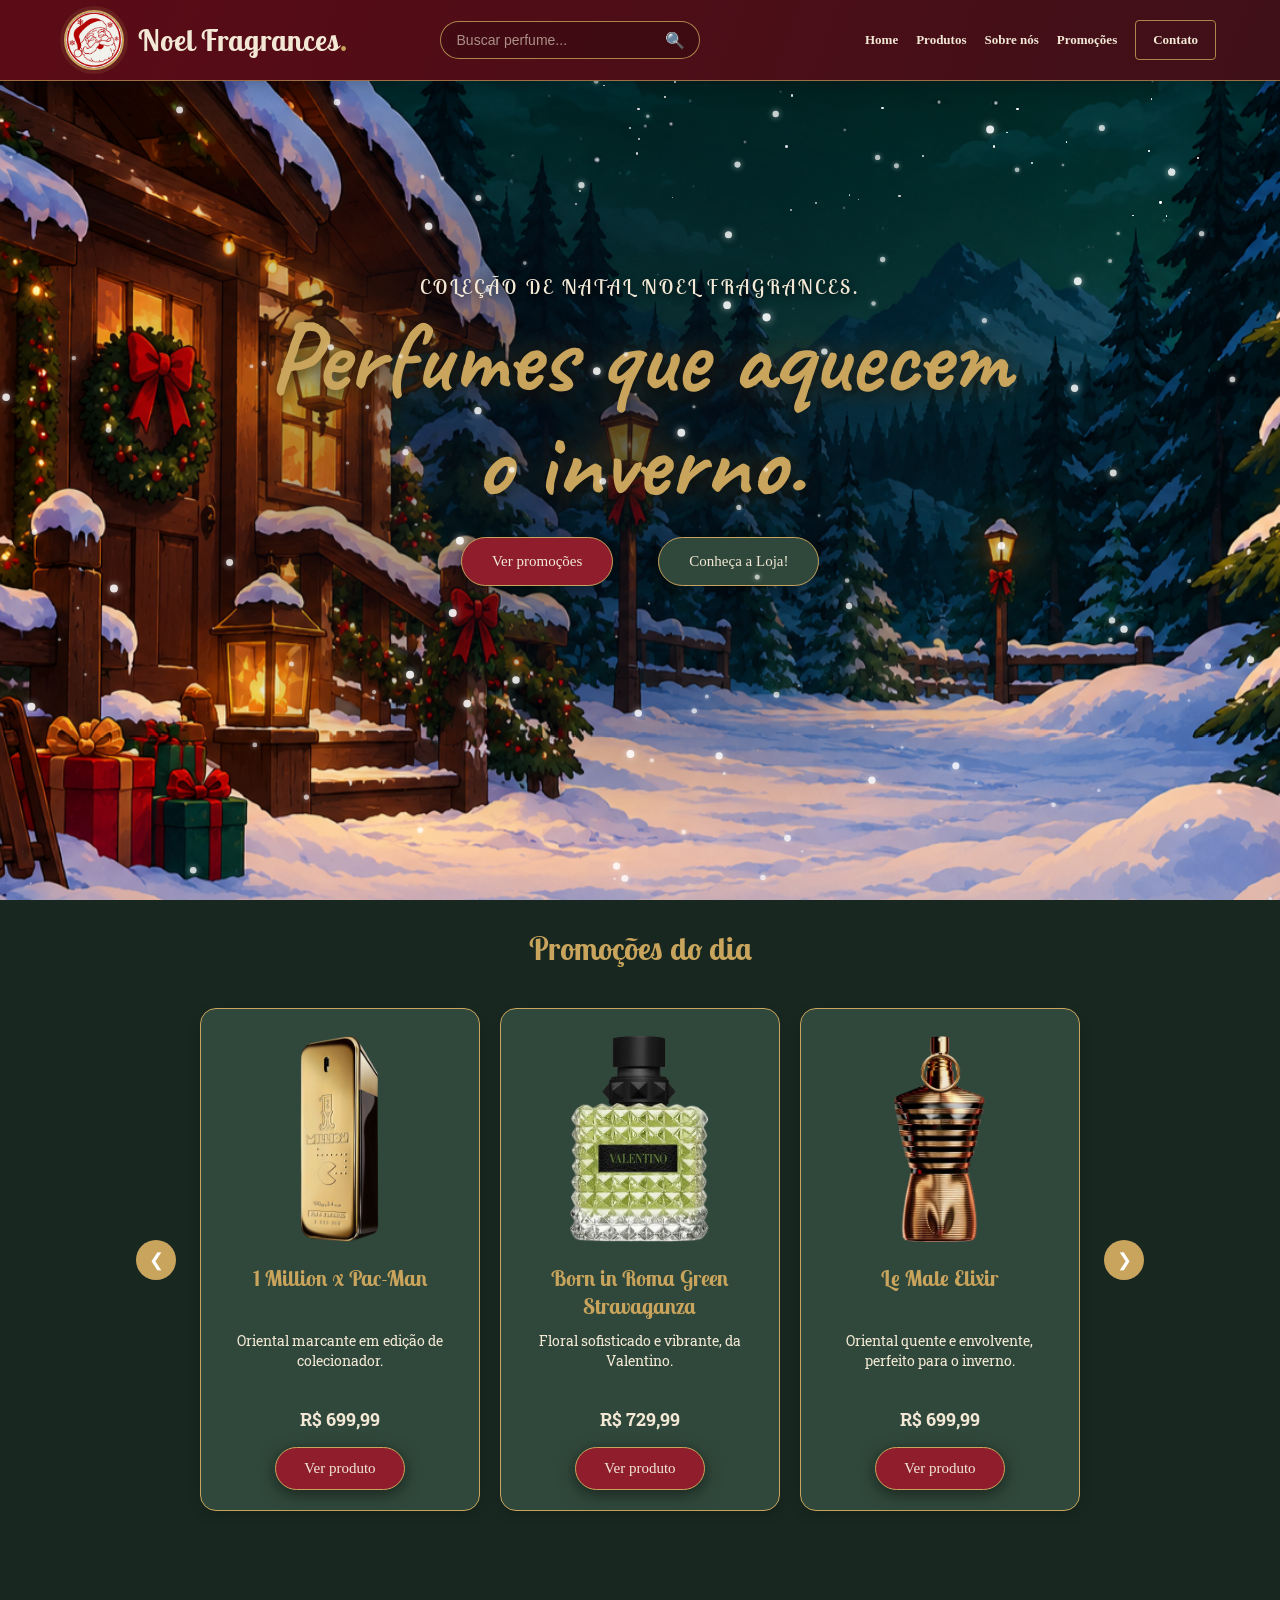
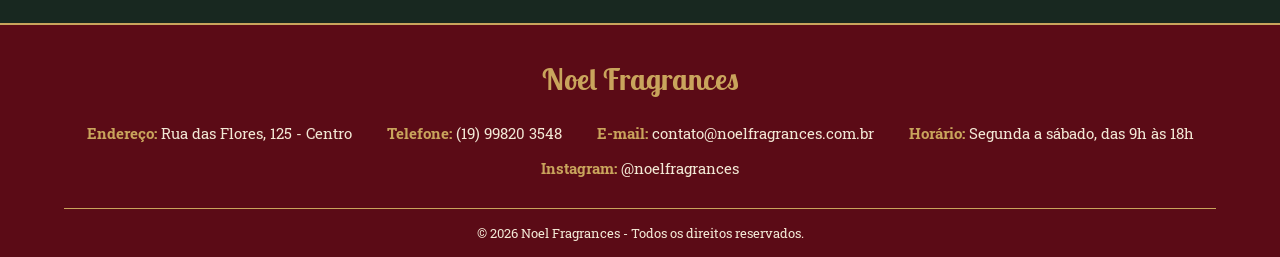
<file: index.html>
<!DOCTYPE html>
<html lang="pt-BR">

<head>
    <meta charset="UTF-8">
    <meta name="viewport" content="width=device-width, initial-scale=1.0">
    <meta name="description"
        content="Noel Fragrances: perfumes que aquecem o inverno. Confira a coleção de Natal e as promoções do dia.">
    <title>Noel Fragrances</title>
    <!-- Links do css e de fontes do Google. -->
    <link rel="stylesheet" href="style/style.css" href="style/style-responsivo.css">
    <link rel="preconnect" href="https://fonts.googleapis.com">
    <link rel="preconnect" href="https://fonts.gstatic.com" crossorigin>
    <link
        href="https://fonts.googleapis.com/css2?family=Lobster+Two:ital,wght@0,400;0,700;1,400;1,700&family=Mountains+of+Christmas:wght@400;700&display=swap"
        rel="stylesheet">
    <link rel="preconnect" href="https://fonts.googleapis.com">
    <link rel="preconnect" href="https://fonts.gstatic.com" crossorigin>
    <link href="https://fonts.googleapis.com/css2?family=Caveat:wght@400..700&family=Roboto+Slab&display=swap"
        rel="stylesheet">
    <link rel="preconnect" href="https://fonts.googleapis.com">
    <link rel="preconnect" href="https://fonts.gstatic.com" crossorigin>
    <link
        href="https://fonts.googleapis.com/css2?family=Roboto:ital,wght@0,100..900;1,100..900&family=Smooch+Sans:wght@100..900&display=swap"
        rel="stylesheet">
</head>

<body>
    <header class="navbar">
        <div class="logo-area">
            <a class="logo" href="index.html" aria-label="Noel Fragrances - página inicial">
                <img class="logo-img" src="imgs/Logo-loja.png" alt="Logo Noel Fragrances">
                <span>
                    <h1 class="h1-font">Noel Fragrances</h1>
                </span>
            </a>

        </div>

        <!-- area de busca-->
        <form class="busca" action="produtos.html" method="get" role="search">
            <input type="search" name="busca" placeholder="Buscar perfume..." aria-label="Buscar perfume"
                autocomplete="off">
            <button type="submit" aria-label="Pesquisar">&#128269;</button>
        </form>

        <!-- botão hambúrguer (aparece só em tela pequena) -->
        <button class="menu-toggle" id="menuToggle" type="button" aria-label="Abrir menu" aria-expanded="false"
            aria-controls="navLinks">
            <span></span><span></span><span></span>
        </button>
        <nav class="nav-links" id="navLinks" aria-label="Menu principal">
            <a href="index.html">Home</a>
            <a href="produtos.html">Produtos</a>
            <a href="sobrenos.html">Sobre nós</a>
            <a href="promocoes.html">Promoções</a>
            <a href="contato.html" class="cta-contato">Contato</a>
        </nav>
    </header>

    <!-- NEVE CAINDO (fica por cima de toda a página) -->
    <canvas id="neve" aria-hidden="true"></canvas>

    <!-- BANNER PARALLAX -->
    <section class="banner-principal" id="banner">
        <!-- camada 1: vila natalina (mais distante) -->
        <div class="layer vila" data-speed="0.22" data-depth="14"
            style="background-image: url('imgs/Banner/Hero-img.png');"></div>

        <!-- camada 2: estrelas no céu -->
        <div class="layer estrelas" id="estrelas" data-speed="0.16" data-depth="10"></div>

        <!-- camada 3: brilho quente -->
        <div class="layer brilho" data-speed="0.30" data-depth="18"></div>

        <!-- camada 4: texto do banner -->
        <div class="layer hero-texto" data-speed="0.38" data-depth="22">
            <p class="hero-sub">Coleção de Natal Noel Fragrances.</p>
            <h2 class="hero-titulo">Perfumes que aquecem <br> o inverno.</h2>
            <div class="btn-container">
                <a class="hero-btn" href="#promocoes">Ver promoções</a>
                <a class="sobrenos-btn" href="sobrenos.html">Conheça a Loja!</a>
            </div>
        </div>
    </section>


    <!-- PROMOÇÕES -->
    <section class="promo-destaque" id="promocoes">

        <div class="promo-text">
            <h2 class="promo-titulo">Promoções do dia</h2>
        </div>

        <div class="slider">
            <button class="seta" id="anterior" aria-label="Anterior">&#10094;</button>

            <div class="janela">
                <div class="promo-container" id="trilho">
                    <div class="fundo-promo">
                        <img class="img-promo" src="imgs/Produtos/rabanne-1-million-x-pac-man-collector-edition.avif"
                            alt="1 Million x Pac-Man Collector Edition" loading="lazy">
                        <h3 title="1 Million x Pac-Man Collector Edition">1 Million x Pac-Man</h3>
                        <p class="desc-promo">Oriental marcante em edição de colecionador.</p>
                        <p class="preco-promo">R$ 699,99</p>
                        <a href="produto.html?id=10" class="btn-produto">Ver produto</a>
                    </div>

                    <div class="fundo-promo">
                        <img class="img-promo" src="imgs/Produtos/valentino-donna-born-in-roma-green-stravaganza.avif"
                            alt="Valentino Donna Born in Roma Green Stravaganza" loading="lazy">
                        <h3 title="Born in Roma Green Stravaganza">Born in Roma Green Stravaganza</h3>
                        <p class="desc-promo">Floral sofisticado e vibrante, da Valentino.</p>
                        <p class="preco-promo">R$ 729,99</p>
                        <a href="produto.html?id=33" class="btn-produto">Ver produto</a>
                    </div>

                    <div class="fundo-promo">
                        <img class="img-promo" src="imgs/Produtos/jean-paul-gaultier-le-male-elixir.avif"
                            alt="Le Male Elixir" loading="lazy">
                        <h3 title="Le Male Elixir">Le Male Elixir</h3>
                        <p class="desc-promo">Oriental quente e envolvente, perfeito para o inverno.</p>
                        <p class="preco-promo">R$ 699,99</p>
                        <a href="produto.html?id=19" class="btn-produto">Ver produto</a>
                    </div>

                    <div class="fundo-promo">
                        <img class="img-promo" src="imgs/Produtos/jean-paul-gaultier-la-belle-rosea.avif"
                            alt="La Belle Rosea" loading="lazy">
                        <h3 title="La Belle Rosea">La Belle Rosea</h3>
                        <p class="desc-promo">Floral delicado da Jean Paul Gaultier.</p>
                        <p class="preco-promo">R$ 629,99</p>
                        <a href="produto.html?id=15" class="btn-produto">Ver produto</a>
                    </div>

                    <div class="fundo-promo">
                        <img class="img-promo" src="imgs/Produtos/xerjoff-la-capitale.avif" alt="Xerjoff La Capitale"
                            loading="lazy">
                        <h3 title="La Capitale">La Capitale</h3>
                        <p class="desc-promo">Aromático de nicho, exclusivo da Xerjoff.</p>
                        <p class="preco-promo">R$ 2.199,99</p>
                        <a href="produto.html?id=47" class="btn-produto">Ver produto</a>
                    </div>

                </div>
            </div>

            <button class="seta" id="proximo" aria-label="Próximo">&#10095;</button>
        </div>

    </section>
    <!-- RODAPÉ -->
    <footer class="footer-loja">
        <h2>Noel Fragrances</h2>

        <div class="footer-informacoes">
            <p><strong>Endereço:</strong> Rua das Flores, 125 - Centro</p>
            <p><strong>Telefone:</strong> (19) 99820 3548</p>
            <p><strong>E-mail:</strong> contato@noelfragrances.com.br</p>
            <p><strong>Horário:</strong> Segunda a sábado, das 9h às 18h</p>
            <p><strong>Instagram:</strong> @noelfragrances</p>
        </div>

        <p class="direitos">
            © 2026 Noel Fragrances - Todos os direitos reservados.
        </p>
    </footer>

    <script src="js/script.js"></script>
</body>

</html>
</file>
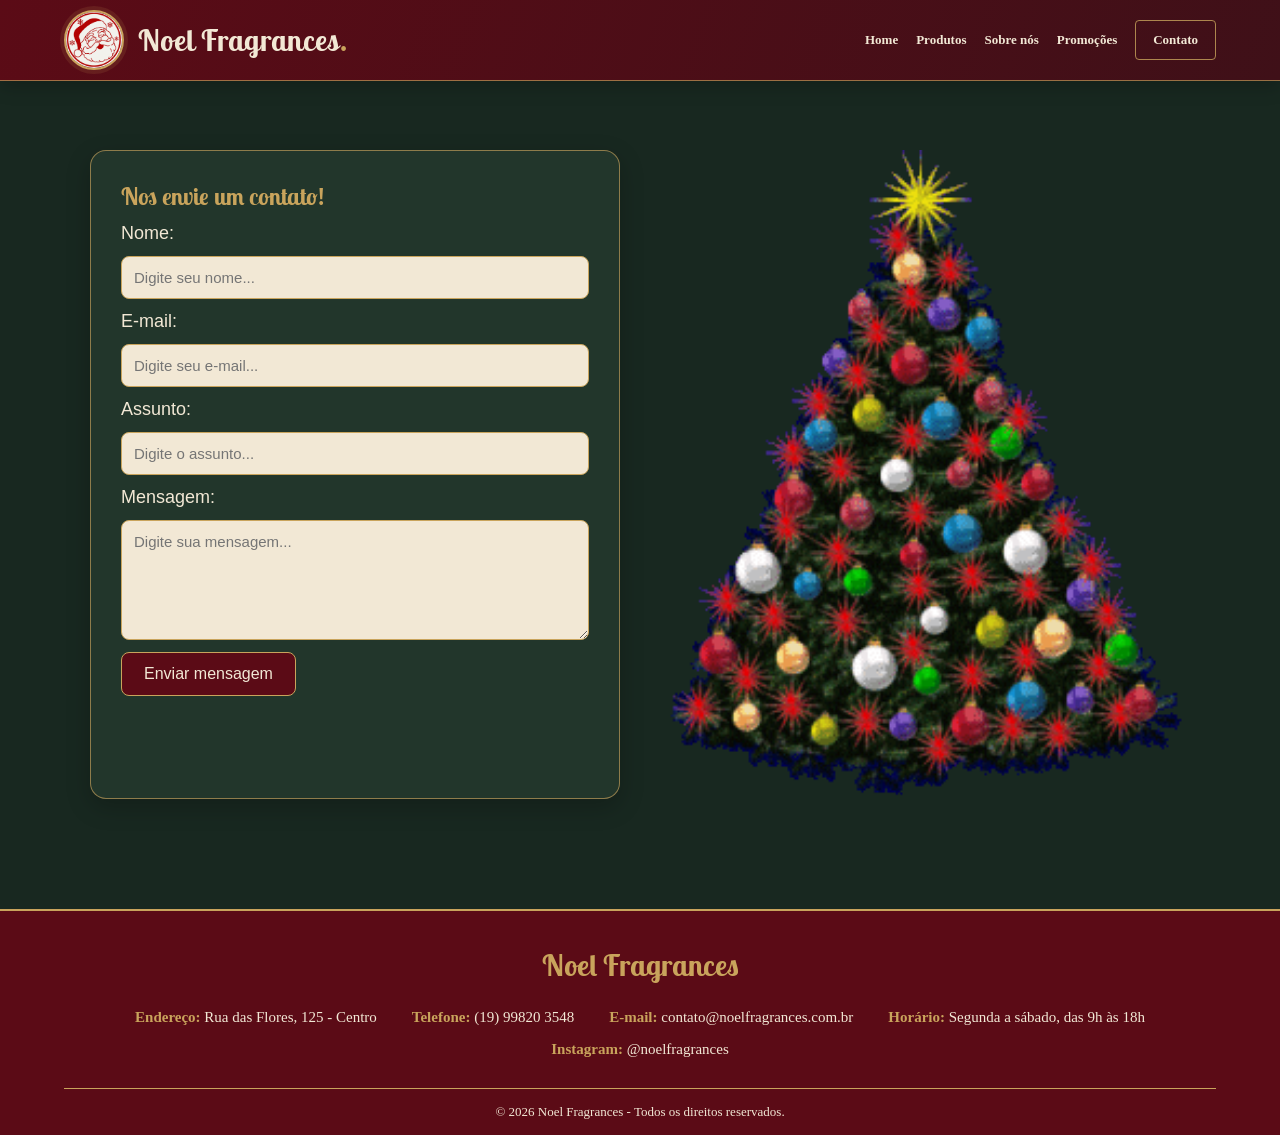
<file: contato.html>
<!DOCTYPE html>
<html lang="pt-BR">

<head>
    <meta charset="UTF-8">
    <meta name="viewport" content="width=device-width, initial-scale=1.0">
    <title>Contato | Noel Fragrances</title>
    <!-- Links do css e de fontes do Google. -->
    <link rel="stylesheet" href="style/style.css">
    <link rel="preconnect" href="https://fonts.googleapis.com">
    <link rel="preconnect" href="https://fonts.gstatic.com" crossorigin>
    <link href="https://fonts.googleapis.com/css2?family=Lobster+Two:ital,wght@0,400;0,700;1,400;1,700&family=Mountains+of+Christmas:wght@400;700&display=swap" rel="stylesheet">
</head>

<body>
    <header>
        <nav class="navbar">
            <a class="logo" href="index.html" aria-label="Noel Fragrances - página inicial">
                <img class="logo-img" src="imgs/Logo-loja.png" alt="Logo Noel Fragrances">
                <h1 class="h1-font">Noel Fragrances</h1>
            </a>
            <button class="menu-toggle" id="menuToggle" type="button" aria-label="Abrir menu" aria-expanded="false" aria-controls="navLinks">
                <span></span><span></span><span></span>
            </button>
            <div class="nav-links" id="navLinks">
                <a href="index.html">Home</a>
                <a href="produtos.html">Produtos</a>
                <a href="sobrenos.html">Sobre nós</a>
                <a href="promocoes.html">Promoções</a>
                <a href="contato.html">Contato</a>
            </div>
        </nav>
    </header>

    <main class="contato-layout">
        <form class="form-contato" id="formContato">
            <h2>Nos envie um contato!</h2>
            <label for="nome">Nome:</label>
            <input type="text" id="nome" placeholder="Digite seu nome..." required> 

            <label for="email">E-mail:</label>
            <input type="email" id="email" placeholder="Digite seu e-mail..." required>

            <label for="assunto">Assunto:</label>
            <input type="text" id="assunto" placeholder="Digite o assunto..." required>

            <label for="mensagem">Mensagem:</label>
            <textarea id="mensagem" placeholder="Digite sua mensagem..." required></textarea>

            <button id="enviarBtn" type="submit">Enviar mensagem</button>
        </form>

        <div class="arvore-container">
            <img src="imgs/Gifs/Gif-arvore-natal.gif" alt="Gif árvore de natal animada">
        </div>
    </main>

<footer class="footer-loja">
    <h2>Noel Fragrances</h2>

    <div class="footer-informacoes">
        <p><strong>Endereço:</strong> Rua das Flores, 125 - Centro</p>
        <p><strong>Telefone:</strong> (19) 99820 3548</p>
        <p><strong>E-mail:</strong> contato@noelfragrances.com.br</p>
        <p><strong>Horário:</strong> Segunda a sábado, das 9h às 18h</p>
        <p><strong>Instagram:</strong> @noelfragrances</p>
    </div>

    <p class="direitos">
        © 2026 Noel Fragrances - Todos os direitos reservados.
    </p>
</footer>

 
    <script src="js/script.js"></script>
</body>
</html>
</file>
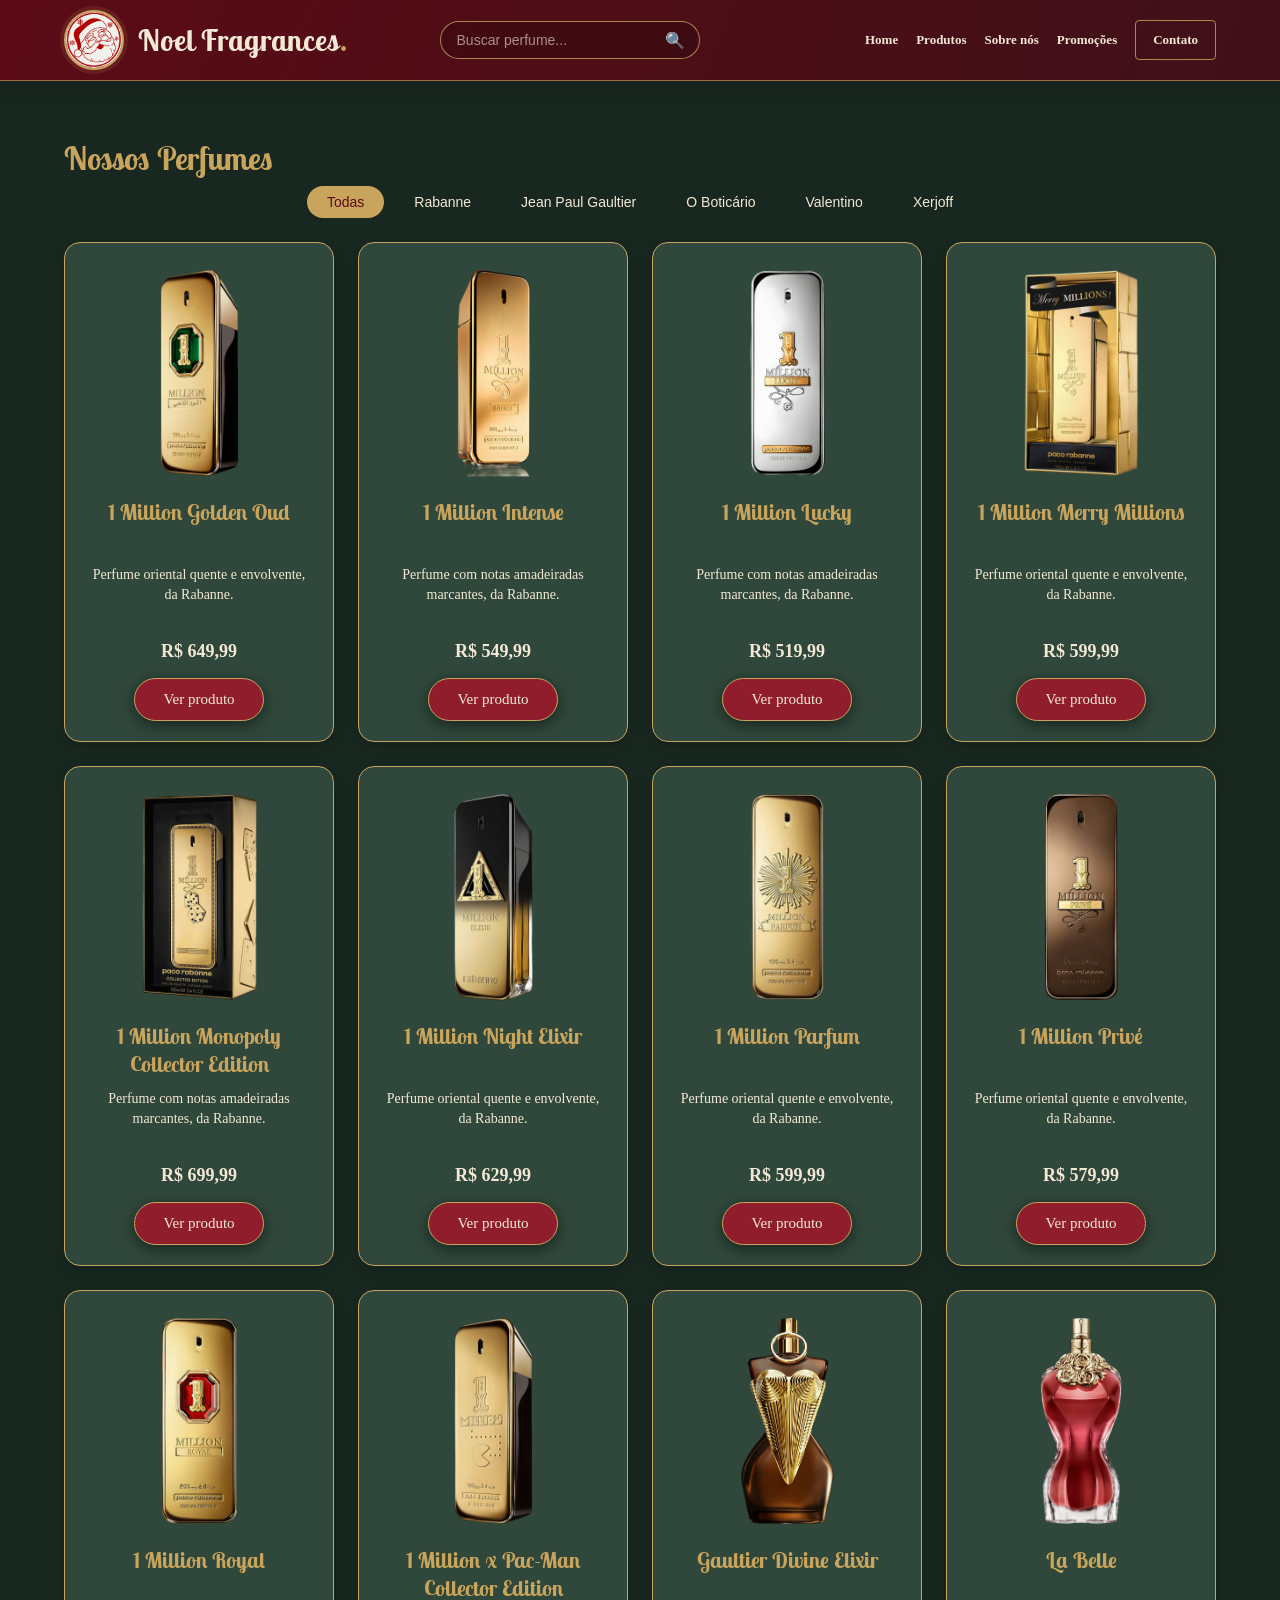
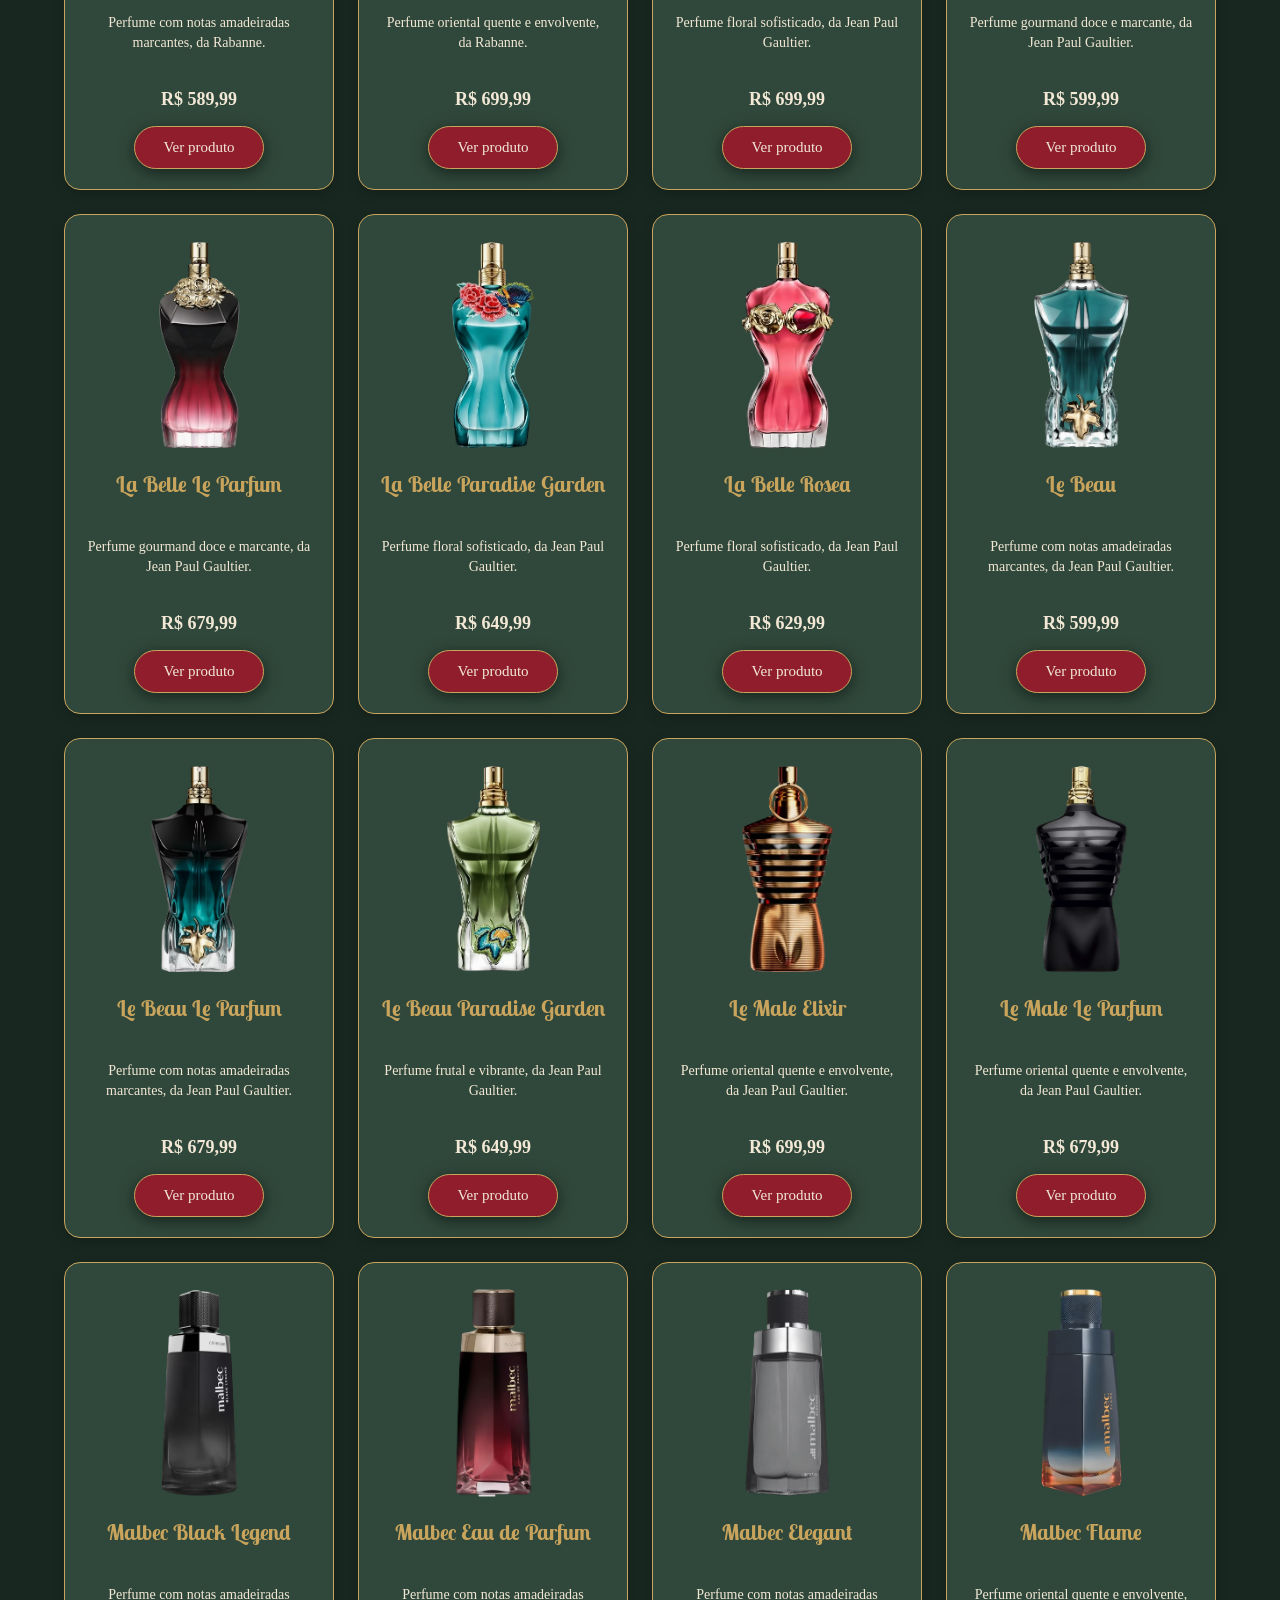
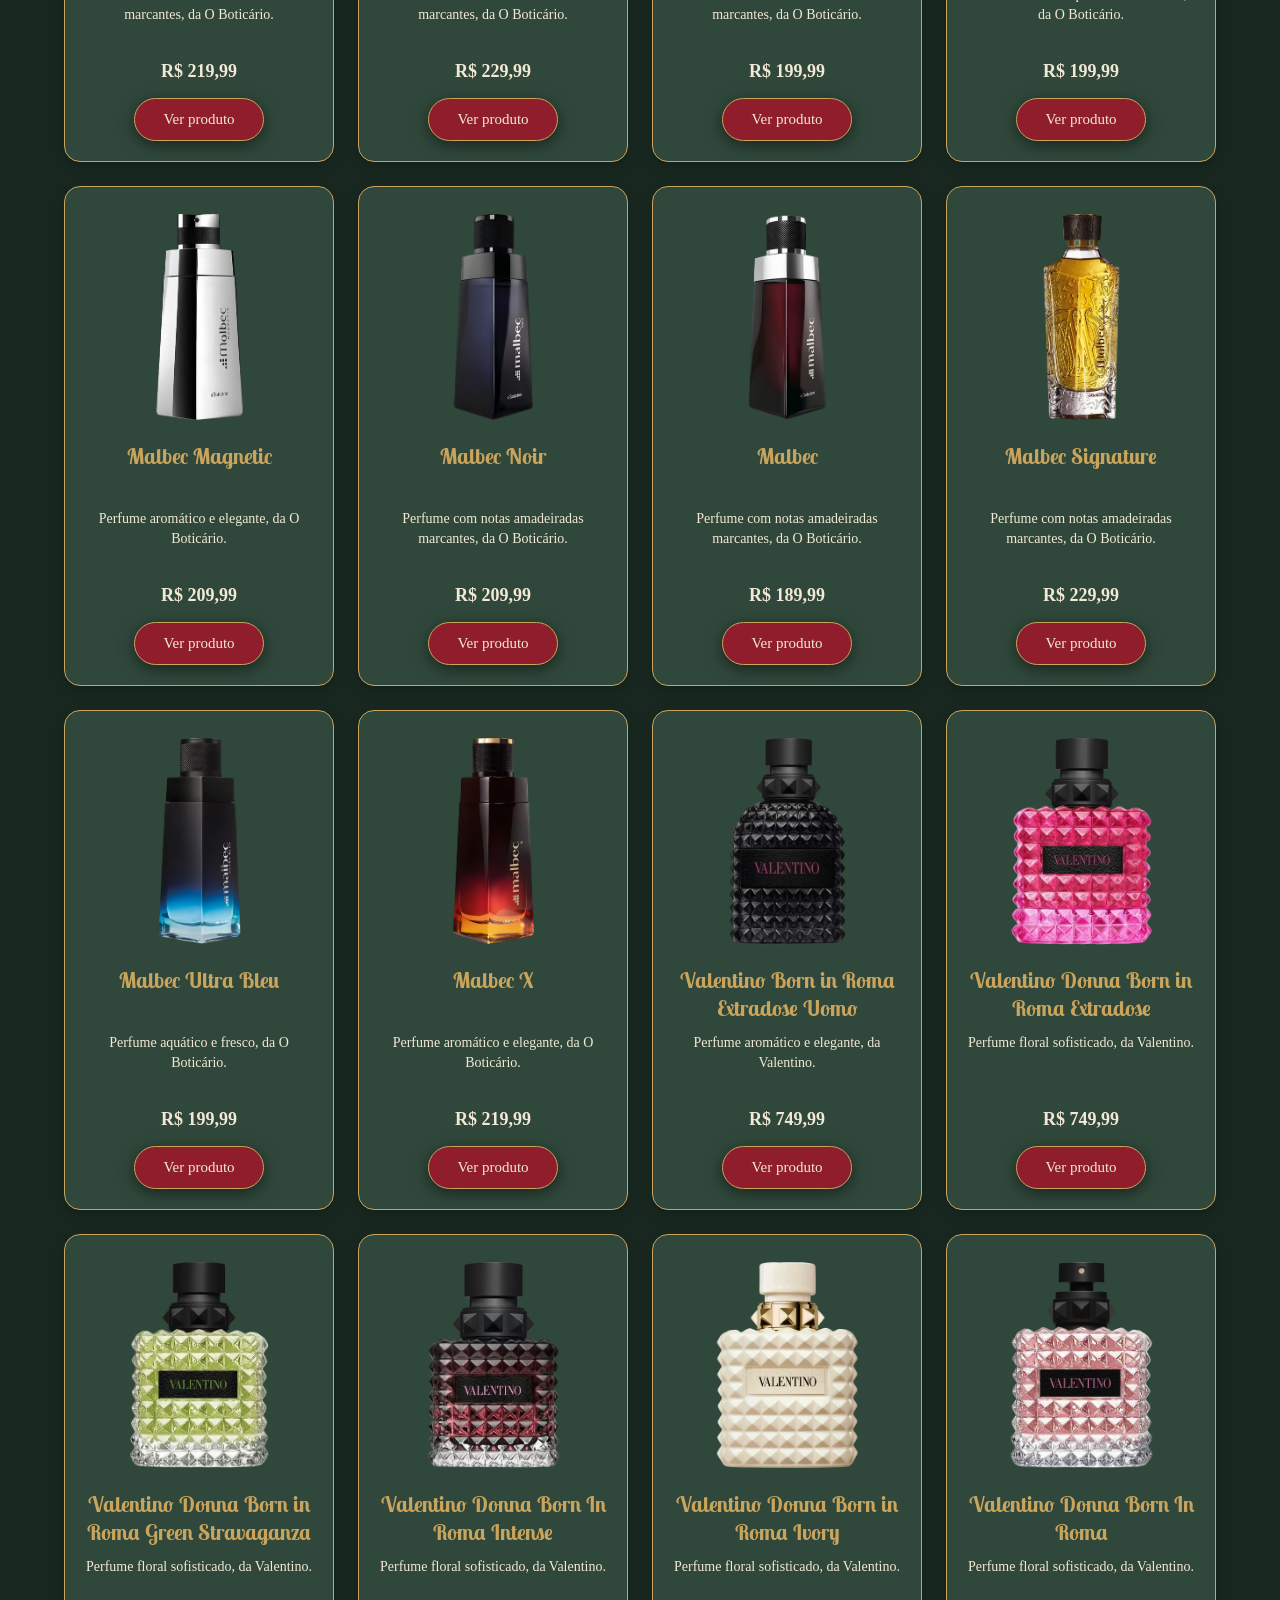
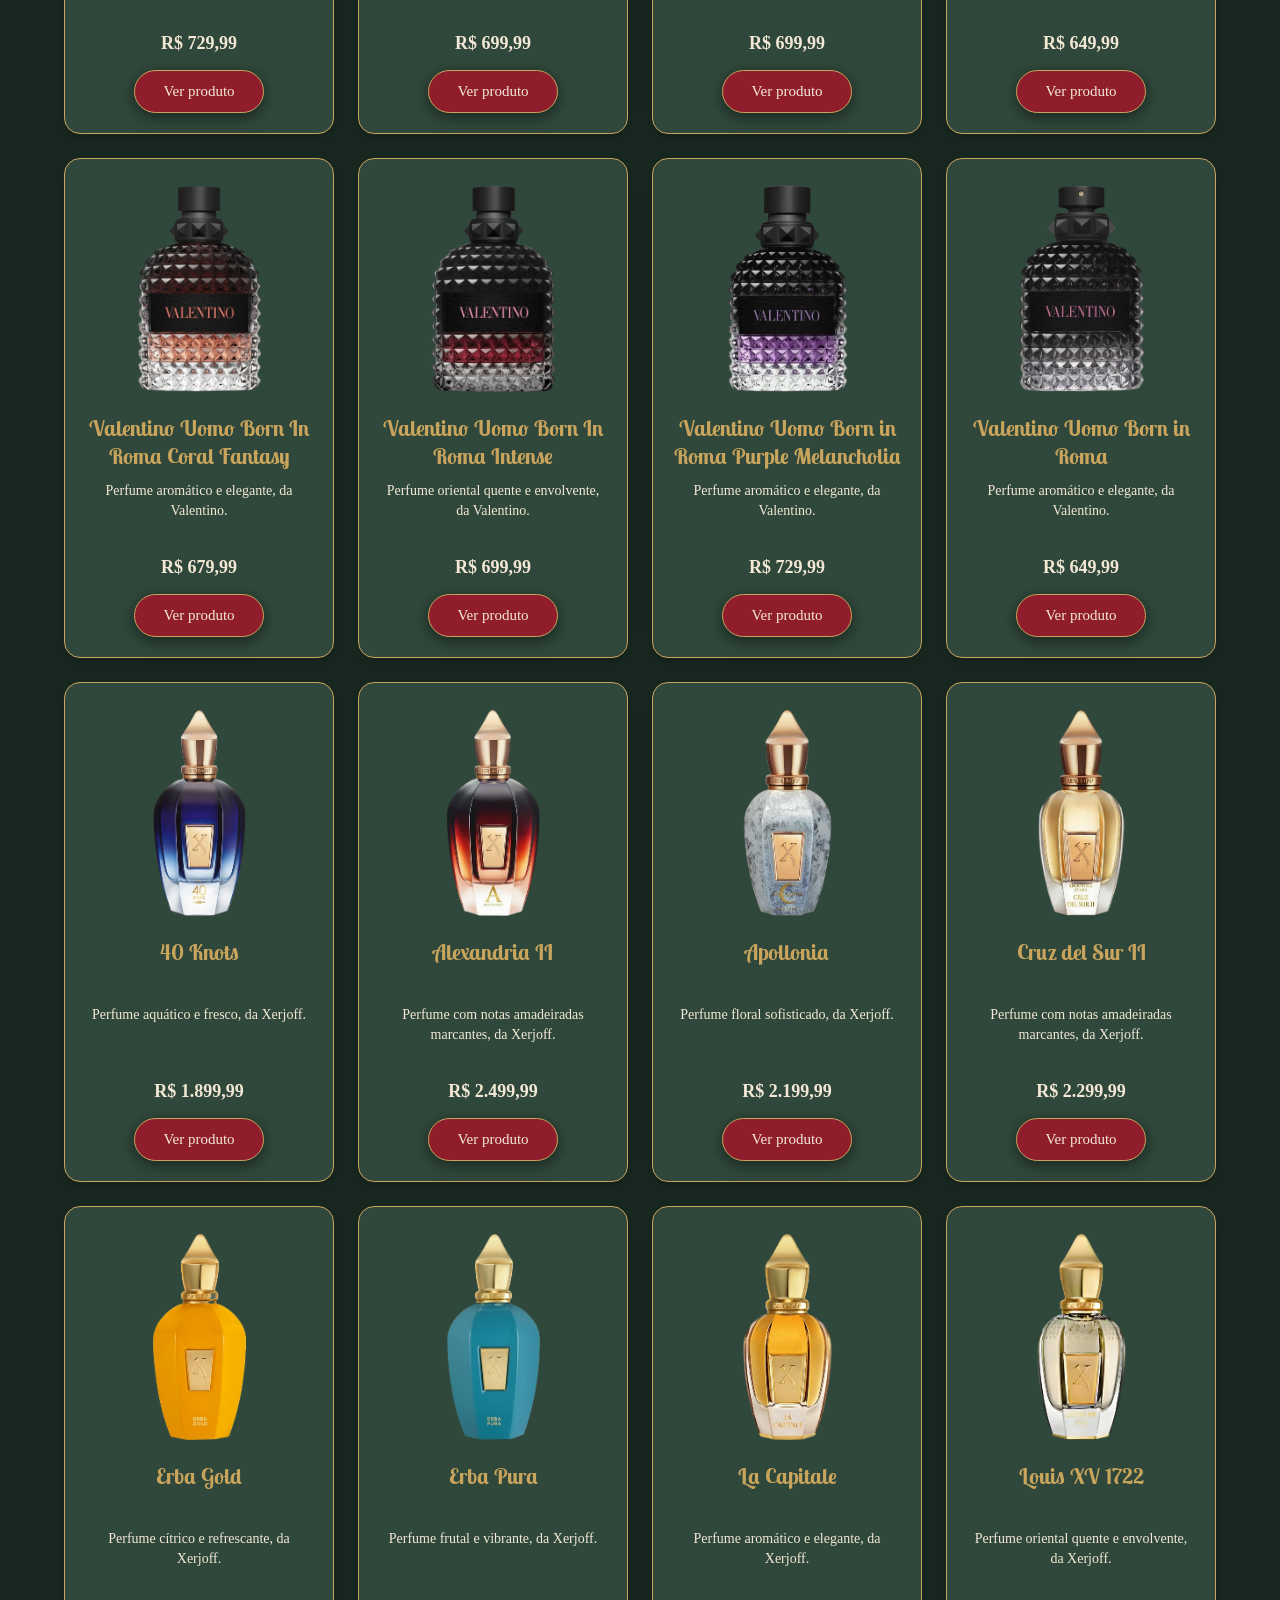
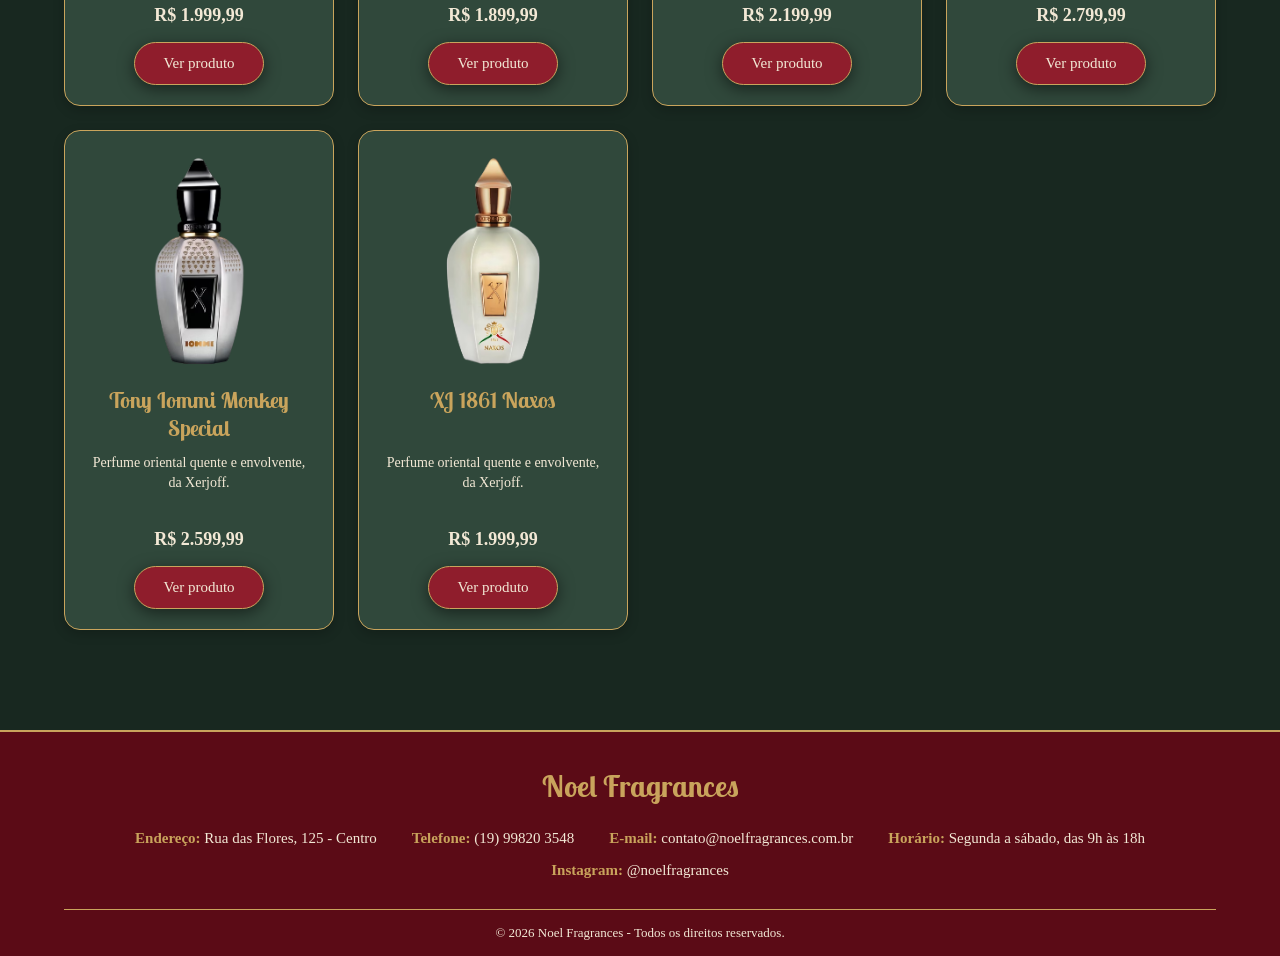
<file: produtos.html>
<!DOCTYPE html>
<html lang="pt-BR">

<head>
    <meta charset="UTF-8">
    <meta name="viewport" content="width=device-width, initial-scale=1.0">
    <title>Produtos | Noel Fragrances</title>
    <!-- Links do css e de fontes do Google. -->
    <link rel="stylesheet" href="style/style.css">
    <link rel="preconnect" href="https://fonts.googleapis.com">
    <link rel="preconnect" href="https://fonts.gstatic.com" crossorigin>
    <link
        href="https://fonts.googleapis.com/css2?family=Lobster+Two:ital,wght@0,400;0,700;1,400;1,700&family=Mountains+of+Christmas:wght@400;700&display=swap"
        rel="stylesheet">
</head>

<body>
    <header>
        <nav class="navbar">
            <a class="logo" href="index.html" aria-label="Noel Fragrances - página inicial">
                <img class="logo-img" src="imgs/Logo-loja.png" alt="Logo Noel Fragrances">
                <h1 class="h1-font">Noel Fragrances</h1>
            </a>
            <form class="busca" action="produtos.html" method="get" role="search">
                <input type="search" name="busca" placeholder="Buscar perfume..." aria-label="Buscar perfume"
                    autocomplete="off">
                <button type="submit" aria-label="Pesquisar">&#128269;</button>
            </form>
            <button class="menu-toggle" id="menuToggle" type="button" aria-label="Abrir menu" aria-expanded="false" aria-controls="navLinks">
                <span></span><span></span><span></span>
            </button>
            <div class="nav-links" id="navLinks">
                <a href="index.html">Home</a>
                <a href="produtos.html">Produtos</a>
                <a href="sobrenos.html">Sobre nós</a>
                <a href="promocoes.html">Promoções</a>
                <a href="contato.html">Contato</a>
            </div>
        </nav>
    </header>
    <main class="produtos-pagina">
        <h2 class="promo-titulo">Nossos Perfumes</h2>

        <div class="filtros" id="filtros"></div>

        <div class="grade-produtos" id="gradeProdutos"></div>
    </main>

    <footer class="footer-loja">
    <h2>Noel Fragrances</h2>
    
    <div class="footer-informacoes">
        <p><strong>Endereço:</strong> Rua das Flores, 125 - Centro</p>
        <p><strong>Telefone:</strong> (19) 99820 3548</p>
        <p><strong>E-mail:</strong> contato@noelfragrances.com.br</p>
        <p><strong>Horário:</strong> Segunda a sábado, das 9h às 18h</p>
        <p><strong>Instagram:</strong> @noelfragrances</p>
    </div>

    <p class="direitos">
        © 2026 Noel Fragrances - Todos os direitos reservados.
    </p>
</footer>
    <script src="js/produtos.js"></script>
    <script src="js/script.js"></script>
</body>

</html>
</file>
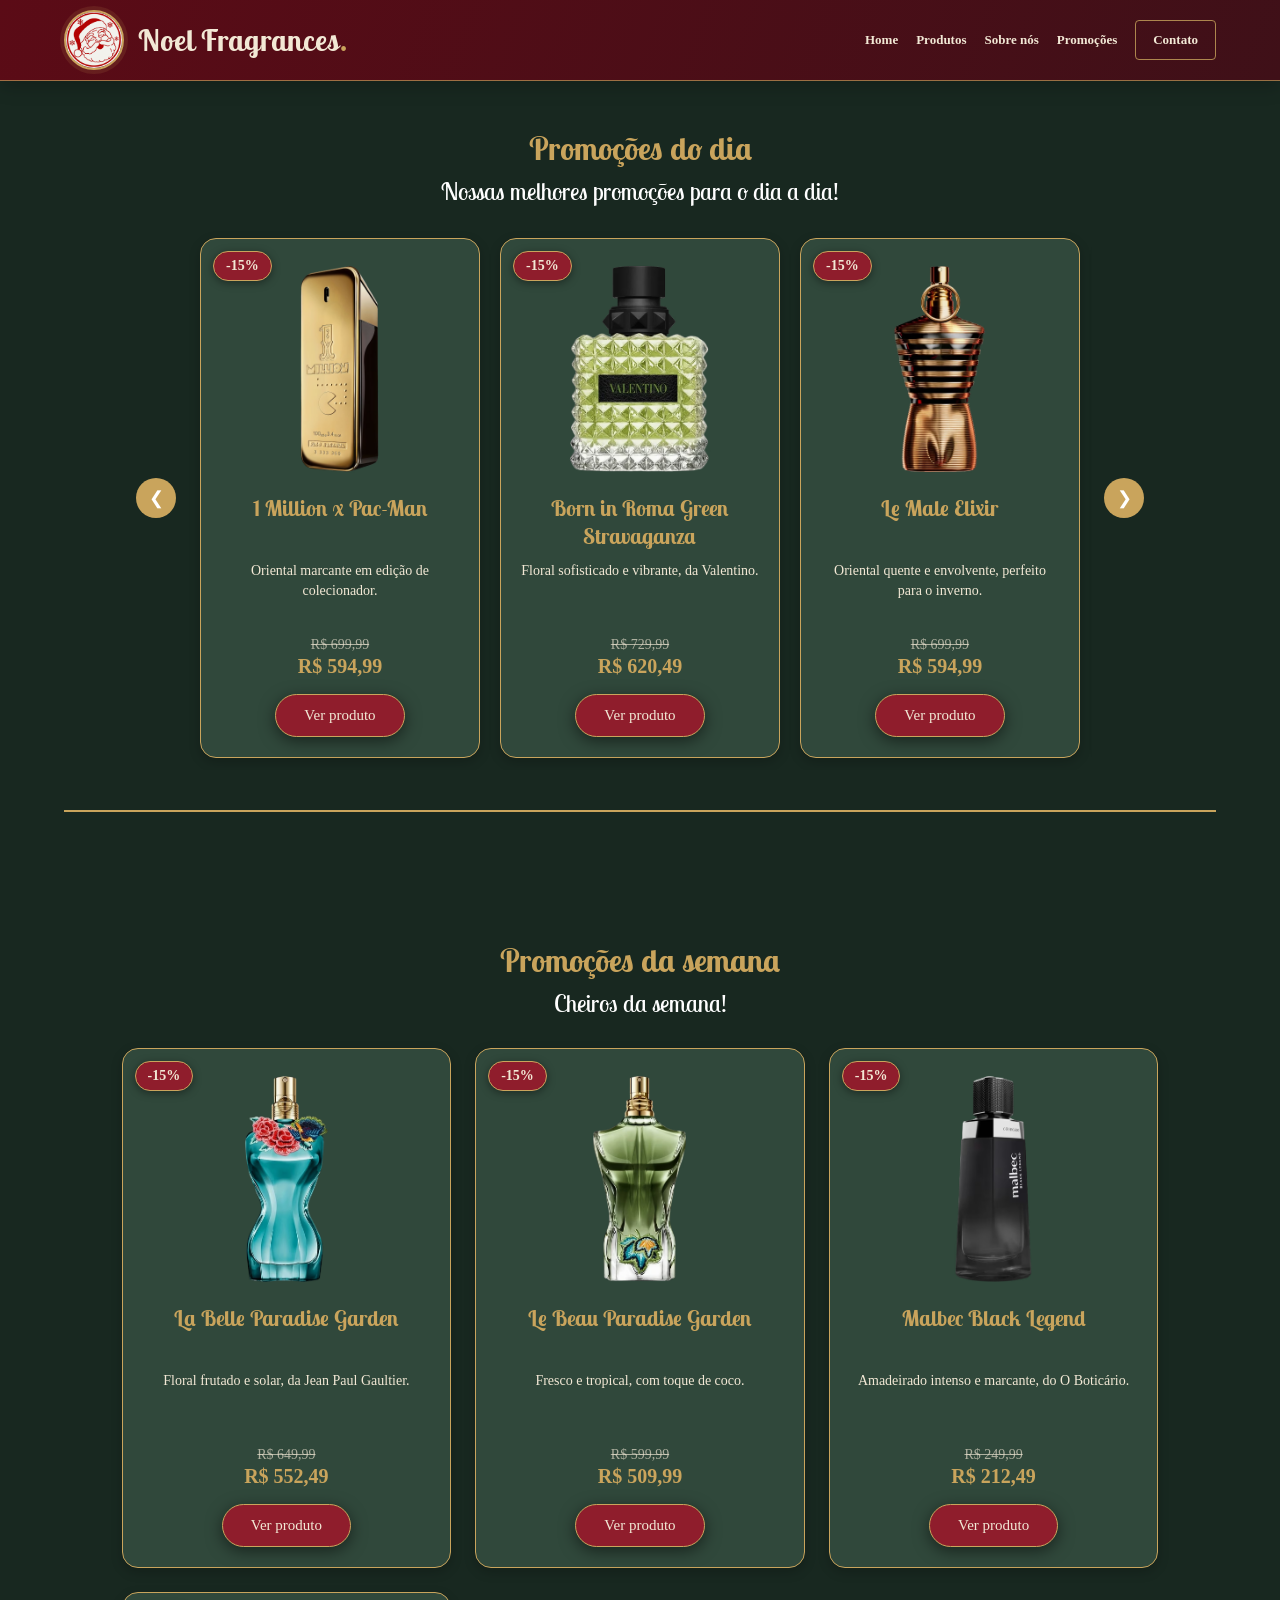
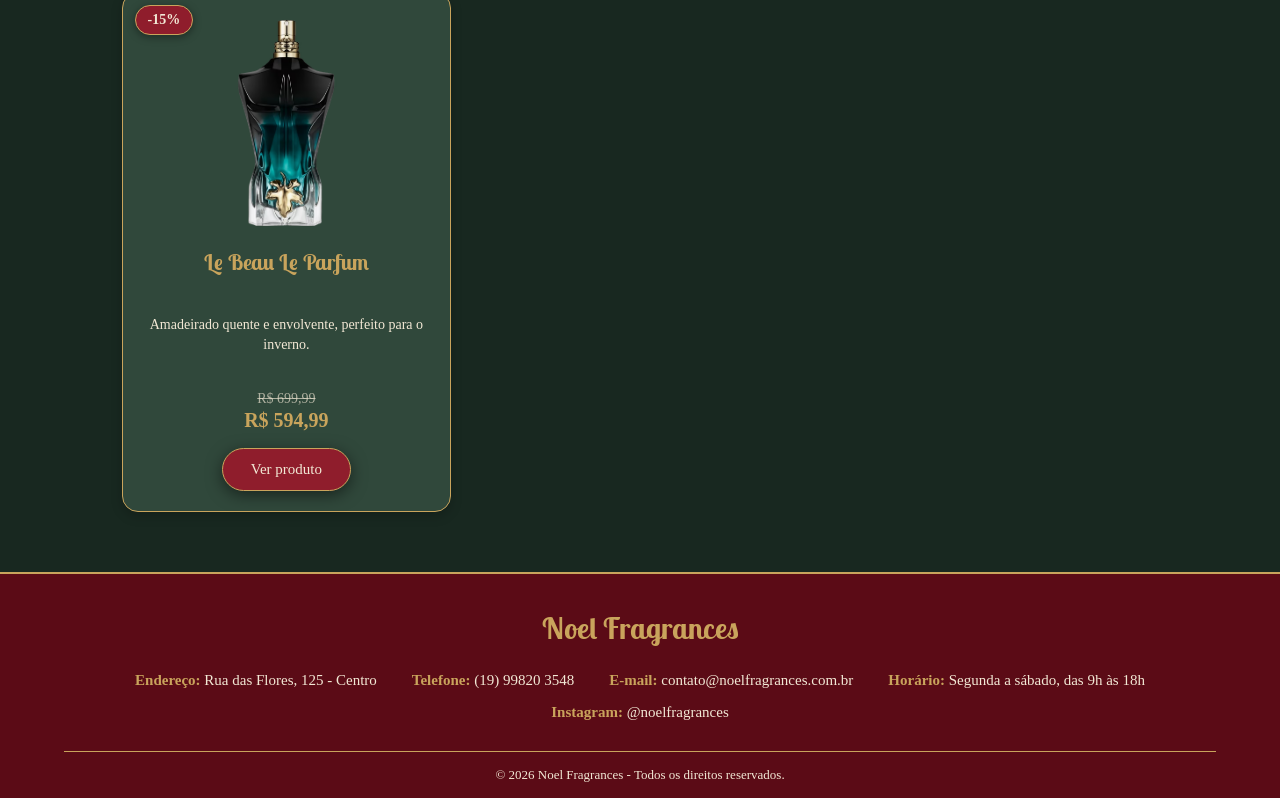
<file: promocoes.html>
<!DOCTYPE html>
<html lang="pt-BR">

<head>
    <meta charset="UTF-8">
    <meta name="viewport" content="width=device-width, initial-scale=1.0">
    <title>Promoções | Noel Fragrances</title>
    <!-- Links do css e de fontes do Google. -->
    <link rel="stylesheet" href="style/style.css">
    <link rel="preconnect" href="https://fonts.googleapis.com">
    <link rel="preconnect" href="https://fonts.gstatic.com" crossorigin>
    <link href="https://fonts.googleapis.com/css2?family=Lobster+Two:ital,wght@0,400;0,700;1,400;1,700&family=Mountains+of+Christmas:wght@400;700&display=swap" rel="stylesheet">
</head>

<body>
    <header>
        <nav class="navbar">
            <a class="logo" href="index.html" aria-label="Noel Fragrances - página inicial">
                <img class="logo-img" src="imgs/Logo-loja.png" alt="Logo Noel Fragrances">
                <h1 class="h1-font">Noel Fragrances</h1>
            </a>
            <button class="menu-toggle" id="menuToggle" type="button" aria-label="Abrir menu" aria-expanded="false" aria-controls="navLinks">
                <span></span><span></span><span></span>
            </button>
            <div class="nav-links" id="navLinks">
                <a href="index.html">Home</a>
                <a href="produtos.html">Produtos</a>
                <a href="sobrenos.html">Sobre nós</a>
                <a href="promocoes.html">Promoções</a>
                <a href="contato.html">Contato</a>
            </div>
        </nav>
    </header>
        <section class="promo-destaque" id="promocoes">
 
        <div class="pgpromo-text">
            <h2 class="promo-titulo">Promoções do dia</h2>
            <p>Nossas melhores promoções para o dia a dia!</p>
        </div>
 
        <div class="slider">
            <button class="seta" id="anterior" aria-label="Anterior">&#10094;</button>
 
            <div class="janela">
                <div class="promo-container" id="trilho">
                    <div class="fundo-promo">
                        <span class="selo-desconto" aria-label="15% de desconto">-15%</span>
                        <img class="img-promo" src="imgs/Produtos/rabanne-1-million-x-pac-man-collector-edition.avif"
                            alt="1 Million x Pac-Man Collector Edition" loading="lazy">
                        <h3 title="1 Million x Pac-Man Collector Edition">1 Million x Pac-Man</h3>
                        <p class="desc-promo">Oriental marcante em edição de colecionador.</p>
                        <p class="preco-antigo">R$ 699,99</p>
                        <p class="preco-promo">R$ 594,99</p>
                        <a href="produto.html?id=10" class="btn-produto">Ver produto</a>
                    </div>
 
                    <div class="fundo-promo">
                        <span class="selo-desconto" aria-label="15% de desconto">-15%</span>
                        <img class="img-promo" src="imgs/Produtos/valentino-donna-born-in-roma-green-stravaganza.avif"
                            alt="Valentino Donna Born in Roma Green Stravaganza" loading="lazy">
                        <h3 title="Born in Roma Green Stravaganza">Born in Roma Green Stravaganza</h3>
                        <p class="desc-promo">Floral sofisticado e vibrante, da Valentino.</p>
                        <p class="preco-antigo">R$ 729,99</p>
                        <p class="preco-promo">R$ 620,49</p>
                        <a href="produto.html?id=33" class="btn-produto">Ver produto</a>
                    </div>
 
                    <div class="fundo-promo">
                        <span class="selo-desconto" aria-label="15% de desconto">-15%</span>
                        <img class="img-promo" src="imgs/Produtos/jean-paul-gaultier-le-male-elixir.avif" alt="Le Male Elixir"
                            loading="lazy">
                        <h3 title="Le Male Elixir">Le Male Elixir</h3>
                        <p class="desc-promo">Oriental quente e envolvente, perfeito para o inverno.</p>
                        <p class="preco-antigo">R$ 699,99</p>
                        <p class="preco-promo">R$ 594,99</p>
                        <a href="produto.html?id=19" class="btn-produto">Ver produto</a>
                    </div>
 
                    <div class="fundo-promo">
                        <span class="selo-desconto" aria-label="15% de desconto">-15%</span>
                        <img class="img-promo" src="imgs/Produtos/jean-paul-gaultier-la-belle-rosea.avif" alt="La Belle Rosea"
                            loading="lazy">
                        <h3 title="La Belle Rosea">La Belle Rosea</h3>
                        <p class="desc-promo">Floral delicado da Jean Paul Gaultier.</p>
                        <p class="preco-antigo">R$ 629,99</p>
                        <p class="preco-promo">R$ 535,49</p>
                        <a href="produto.html?id=15" class="btn-produto">Ver produto</a>
                    </div>
 
                    <div class="fundo-promo">
                        <span class="selo-desconto" aria-label="15% de desconto">-15%</span>
                        <img class="img-promo" src="imgs/Produtos/xerjoff-la-capitale.avif" alt="Xerjoff La Capitale"
                            loading="lazy">
                        <h3 title="La Capitale">La Capitale</h3>
                        <p class="desc-promo">Aromático de nicho, exclusivo da Xerjoff.</p>
                        <p class="preco-antigo">R$ 2.199,99</p>
                        <p class="preco-promo">R$ 1.869,99</p>
                        <a href="produto.html?id=47" class="btn-produto">Ver produto</a>
                    </div>
 
                </div>
            </div>
 
            <button class="seta" id="proximo" aria-label="Próximo">&#10095;</button>
        </div>
        <div class="promo-line"></div>

        
    </section>
<section class="promo-destaque" id="semana">

    <div class="pgpromo-text">
        <h2 class="promo-titulo">Promoções da semana</h2>
        <p>Cheiros da semana!</p>
    </div>

    <div class="pgpromo-grade">

<div class="fundo-promo">
    <span class="selo-desconto" aria-label="15% de desconto">-15%</span>
    <img class="img-promo" src="imgs/Produtos/jean-paul-gaultier-la-belle-paradise-garden.avif"
        alt="Jean Paul Gaultier La Belle Paradise Garden" loading="lazy">
    <h3 title="La Belle Paradise Garden">La Belle Paradise Garden</h3>
    <p class="desc-promo">Floral frutado e solar, da Jean Paul Gaultier.</p>
    <p class="preco-antigo">R$ 649,99</p>
    <p class="preco-promo">R$ 552,49</p>
    <a href="produto.html?id=10" class="btn-produto">Ver produto</a>
</div>

<div class="fundo-promo">
    <span class="selo-desconto" aria-label="15% de desconto">-15%</span>
    <img class="img-promo" src="imgs/Produtos/jean-paul-gaultier-le-beau-paradise-garden.avif"
        alt="Jean Paul Gaultier Le Beau Paradise Garden" loading="lazy">
    <h3 title="Le Beau Paradise Garden">Le Beau Paradise Garden</h3>
    <p class="desc-promo">Fresco e tropical, com toque de coco.</p>
    <p class="preco-antigo">R$ 599,99</p>
    <p class="preco-promo">R$ 509,99</p>
    <a href="produto.html?id=33" class="btn-produto">Ver produto</a>
</div>

<div class="fundo-promo">
    <span class="selo-desconto" aria-label="15% de desconto">-15%</span>
    <img class="img-promo" src="imgs/Produtos/o-boticario-malbec-black-legend.avif"
        alt="O Boticário Malbec Black Legend" loading="lazy">
    <h3 title="Malbec Black Legend">Malbec Black Legend</h3>
    <p class="desc-promo">Amadeirado intenso e marcante, do O Boticário.</p>
    <p class="preco-antigo">R$ 249,99</p>
    <p class="preco-promo">R$ 212,49</p>
    <a href="produto.html?id=19" class="btn-produto">Ver produto</a>
</div>

<div class="fundo-promo">
    <span class="selo-desconto" aria-label="15% de desconto">-15%</span>
    <img class="img-promo" src="imgs/Produtos/jean-paul-gaultier-le-beau-le-parfum.avif"
        alt="Jean Paul Gaultier Le Beau Le Parfum" loading="lazy">
    <h3 title="Le Beau Le Parfum">Le Beau Le Parfum</h3>
    <p class="desc-promo">Amadeirado quente e envolvente, perfeito para o inverno.</p>
    <p class="preco-antigo">R$ 699,99</p>
    <p class="preco-promo">R$ 594,99</p>
    <a href="produto.html?id=47" class="btn-produto">Ver produto</a>
</div>

    </div>
</section>
 


    
    <footer class="footer-loja">
    <h2>Noel Fragrances</h2>

    <div class="footer-informacoes">
        <p><strong>Endereço:</strong> Rua das Flores, 125 - Centro</p>
        <p><strong>Telefone:</strong> (19) 99820 3548</p>
        <p><strong>E-mail:</strong> contato@noelfragrances.com.br</p>
        <p><strong>Horário:</strong> Segunda a sábado, das 9h às 18h</p>
        <p><strong>Instagram:</strong> @noelfragrances</p>
    </div>

    <p class="direitos">
        © 2026 Noel Fragrances - Todos os direitos reservados.
    </p>
</footer>

    <script src="js/script.js"></script>
</body>
</html>
</file>
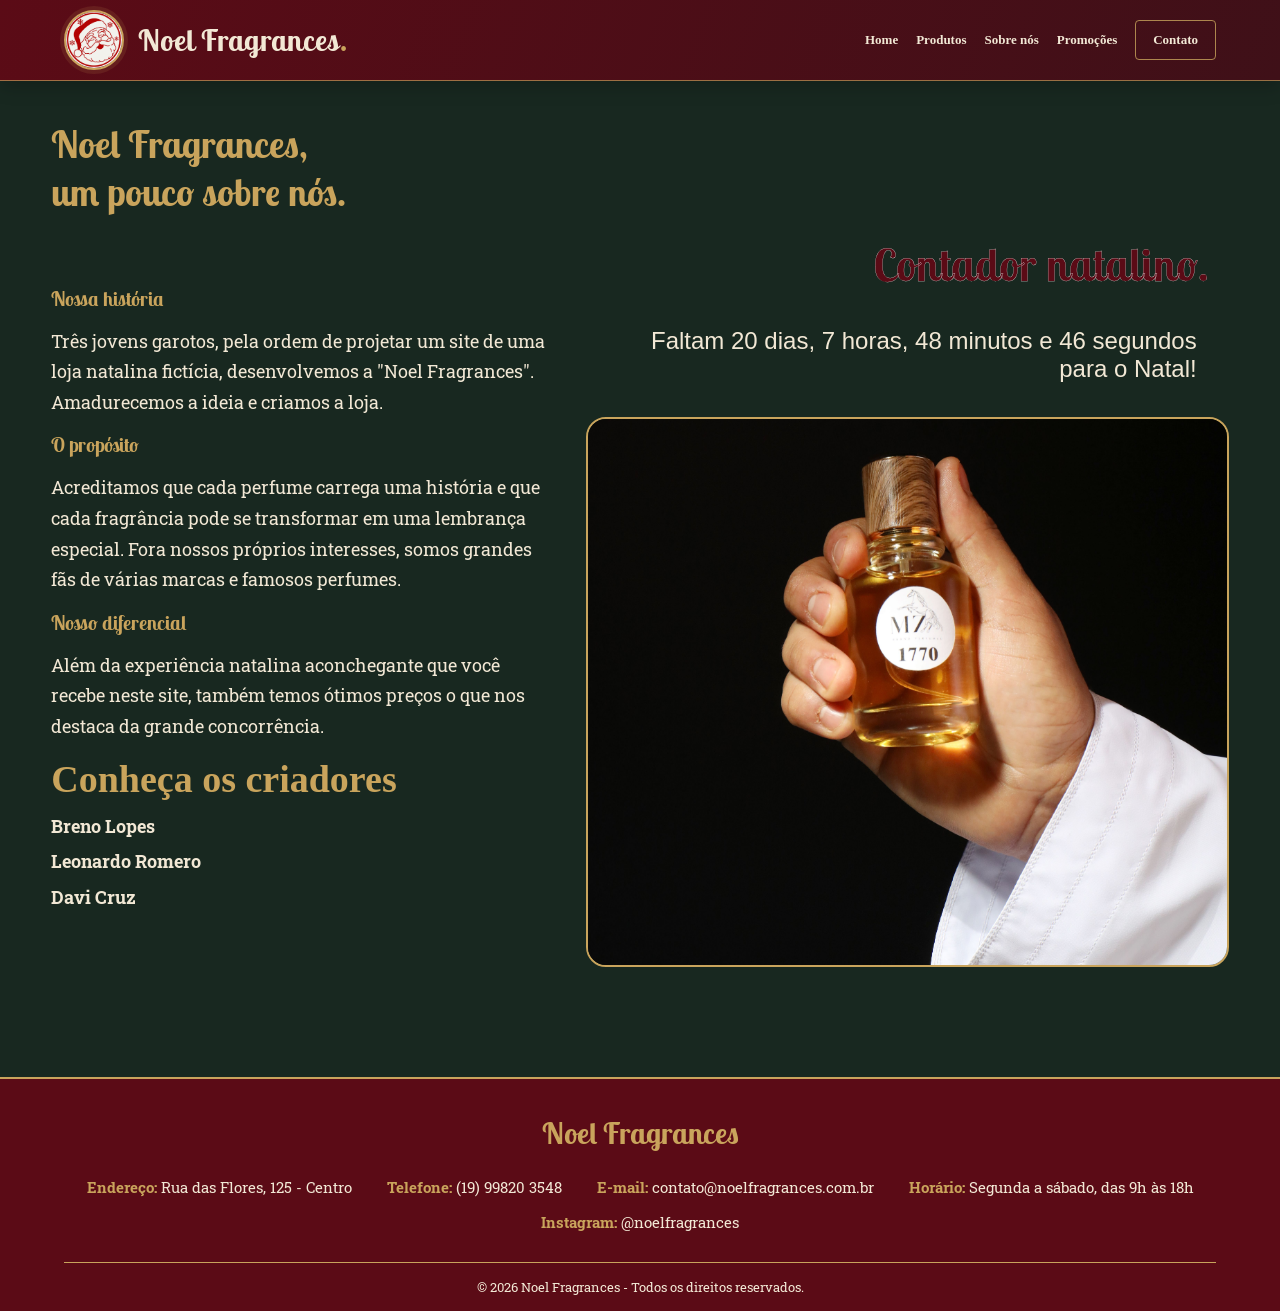
<file: sobrenos.html>
<!DOCTYPE html>
<html lang="pt-BR">

<head>
    <meta charset="UTF-8">
    <meta name="viewport" content="width=device-width, initial-scale=1.0">
    <title>Sobre nós | Noel Fragrances</title>
    <!-- Links do css e de fontes do Google. -->
    <link rel="stylesheet" href="style/style.css">
    <link rel="preconnect" href="https://fonts.googleapis.com">
    <link rel="preconnect" href="https://fonts.gstatic.com" crossorigin>
    <link href="https://fonts.googleapis.com/css2?family=Lobster+Two:ital,wght@0,400;0,700;1,400;1,700&family=Mountains+of+Christmas:wght@400;700&display=swap" rel="stylesheet">
    <link rel="preconnect" href="https://fonts.googleapis.com">
    <link rel="preconnect" href="https://fonts.gstatic.com" crossorigin>
    <link href="https://fonts.googleapis.com/css2?family=Caveat:wght@400..700&family=Roboto+Slab&display=swap" rel="stylesheet">
</head>

<body>
    <header>
        <nav class="navbar">
            <a class="logo" href="index.html" aria-label="Noel Fragrances - página inicial">
                <img class="logo-img" src="imgs/Logo-loja.png" alt="Logo Noel Fragrances">
                <h1 class="h1-font">Noel Fragrances</h1>
            </a>
            <button class="menu-toggle" id="menuToggle" type="button" aria-label="Abrir menu" aria-expanded="false" aria-controls="navLinks">
                <span></span><span></span><span></span>
            </button>
            <div class="nav-links" id="navLinks">
                <a href="index.html">Home</a>
                <a href="produtos.html">Produtos</a>
                <a href="sobrenos.html">Sobre nós</a>
                <a href="promocoes.html">Promoções</a>
                <a href="contato.html">Contato</a>
            </div>
        </nav>
    </header>
  
    <section class="nos-container">
        <h2>Noel Fragrances, <br> um pouco sobre nós.</h2>
        <div class="nos-conteudo">
            <div class="cards-nos">

                <h3>Nossa história</h3>
                    <p>Três jovens garotos, pela ordem de projetar um site de uma loja natalina fictícia, desenvolvemos a "Noel Fragrances".
                    Amadurecemos a ideia e criamos a loja.</p>

                <h3>O propósito</h3>
                    <p>Acreditamos que cada perfume carrega uma história e que cada fragrância pode se transformar em uma lembrança especial.
                    Fora nossos próprios interesses, somos grandes fãs de várias marcas e famosos perfumes.</p>

                <h3>Nosso diferencial</h3>
                <p>Além da experiência natalina aconchegante que você recebe neste site, também temos ótimos preços o que nos destaca
                da grande concorrência.</p>

            <div class="card-nos criadores">
                <h2>Conheça os criadores</h2>
                
                <p><strong>Breno Lopes</strong></p>
                <p><strong>Leonardo Romero</strong></p>
                <p><strong>Davi Cruz</strong></p>
            </div>
            
        </div>
        
        <div class="nos-imagem">
             <h2>Contador natalino.</h2>
            <p class="contador-natal" id="contadorNatal"></p>
            <img src="imgs/Produtos/pexels-rehman-yousaf-321165099-14490681.jpg" alt="Perfumes natalinos">
        </div>

        </div>
    </section>

<footer class="footer-loja">
    <h2>Noel Fragrances</h2>

    <div class="footer-informacoes">
        <p><strong>Endereço:</strong> Rua das Flores, 125 - Centro</p>
        <p><strong>Telefone:</strong> (19) 99820 3548</p>
        <p><strong>E-mail:</strong> contato@noelfragrances.com.br</p>
        <p><strong>Horário:</strong> Segunda a sábado, das 9h às 18h</p>
        <p><strong>Instagram:</strong> @noelfragrances</p>
    </div>

    <p class="direitos">
        © 2026 Noel Fragrances - Todos os direitos reservados.
    </p>
</footer>

    <script src="js/script.js"></script>
</body>
</html>
</file>
<file: style/style-responsivo.css>
:root {
    /* Paleta Noel Fragrances. */
    --fonte-p: "Roboto Slab", serif;
    --fonte-h1: 'Lobster Two', cursive;
    --fonte-banner: "Caveat", cursive;
    --fonte-contador: 'Roboto', sans-serif;


    --verde-pinho: #182820;
    --verde-folha: #30483B;
    --vermelho-vinho: #5B0B16;
    --vermelho-festa: #8F1D2C;
    --dourado: #C9A45C;
    --marfim: #F2E8D5;
    --branco-neve: #FFFFFF;
}

* {
    margin: 0;
    border: 0;
    box-sizing: border-box;

}

html {
    scroll-behavior: smooth;
    -webkit-text-size-adjust: 100%;
}

img {
    max-width: 100%;
}

body {
    margin: 0;
    background-color: var(--verde-pinho);
    min-height: 100vh;
    display: flex;
    flex-direction: column;
}

h1,
h2,
h3,
h4,
h5,
h6 {
    font-family: var(--fonte-h1);
    color: var(--dourado);
}

p {
    font-family: var(--fonte-p);
}

/* NAVBAR */
.navbar {
    position: fixed;
    display: flex;
    align-items: center;
    justify-content: space-between;
    box-sizing: border-box;
    width: 100%;
    padding: 10px 5%;
    background: linear-gradient(110deg, var(--vermelho-vinho), #3F1018);
    border-bottom: 1px solid rgba(201, 164, 92, 0.65);
    box-shadow: 0 5px 18px rgba(0, 0, 0, 0.22);
    gap: 30px;
    z-index: 1000;
}

.logo {
    display: flex;
    align-items: center;
    gap: 14px;
    color: var(--marfim);
    text-decoration: none;
    white-space: nowrap;
    flex-shrink: 0;
}

.logo-img {
    width: 60px;
    height: 60px;
    object-fit: contain;
    border-radius: 50%;
    border: 2px solid var(--dourado);
    box-shadow: 0 0 0 4px rgba(201, 164, 92, 0.12);
    transition: transform 0.3s ease, box-shadow 0.3s ease;
}

.logo:hover .logo-img {
    transform: rotate(-5deg) scale(1.04);
    box-shadow: 0 0 0 5px rgba(201, 164, 92, 0.22);
}

.logo .h1-font {
    margin: 0;
    font-family: var(--fonte-h1);
    font-size: 30px;
    font-weight: 700;
    letter-spacing: 0.3px;
    color: var(--marfim);
}

.logo .h1-font::after {
    content: ".";
    color: var(--dourado);
}

.logo-area {
    display: flex;
    align-items: center;
    gap: 14px;
    flex-shrink: 0;
}

.btn-musica {
    box-sizing: border-box;
    width: 44px;
    height: 44px;
    padding: 0;
    margin-left: 10px;
    display: flex;
    align-items: center;
    justify-content: center;
    overflow: hidden;
    border: 2px solid var(--dourado);
    border-radius: 50%;
    background: transparent;
    cursor: pointer;
    transition: transform 0.3s ease;
}

.btn-musica img {
    width: 44px;
    height: 44px;
}

.btn-musica:hover {
    transform: scale(1.1);

}

.nav-links {
    position: static;
    transform: none;
    display: flex;
    align-items: center;
    justify-content: flex-end;
    gap: 30px;
    margin-left: auto;
}

.navbar a {
    font-family: Georgia, 'Times New Roman', serif;
    font-weight: bold;
}

.nav-links a {
    position: relative;
    display: inline-block;
    padding: 12px 0;
    color: var(--marfim);
    text-decoration: none;
    font-size: 13px;
    white-space: nowrap;
    transition: color 0.25s ease;
}

.nav-links a:not(:last-child)::after {
    content: "";
    position: absolute;
    left: 0;
    bottom: 4px;
    width: 100%;
    height: 2px;
    border-radius: 2px;
    background: var(--dourado);
    transform: scaleX(0);
    transform-origin: left;
    transition: transform 0.3s ease;
}

.nav-links a:hover {
    color: var(--dourado);
}

.nav-links a:hover::after,
.nav-links a:focus-visible::after {
    transform: scaleX(1);
}

.nav-links a:last-child {
    padding: 11px 17px;
    border: 1px solid rgba(201, 164, 92, 0.8);
    border-radius: 4px;
    transition: transform 0.3s ease;
}

.nav-links a:last-child::after {
    left: 15px;
    bottom: 5px;
    width: calc(100% - 30px);
}

.nav-links a:last-child:hover {
    background-color: rgba(201, 164, 92, 0.12);
    transform: scale(1.1);
}

.busca {
    display: flex;
    align-items: center;
    flex: 1;
    max-width: 340px;
    margin: 0 auto;
    border: 1px solid rgba(201, 164, 92, 0.8);
    border-radius: 30px;
    background: rgba(0, 0, 0, 0.18);
    overflow: hidden;
    transition: 0.3s;
}

.busca:focus-within {
    border-color: var(--dourado);
    box-shadow: 0 0 0 3px rgba(201, 164, 92, 0.2);
}

.busca input {
    flex: 1;
    min-width: 0;
    padding: 10px 16px;
    border: none;
    outline: none;
    background: transparent;
    color: var(--marfim);
    font-size: 14px;
}

.busca input::placeholder {
    color: rgba(242, 232, 213, 0.6);
}

.busca button {
    padding: 0 14px;
    border: none;
    background: transparent;
    color: var(--dourado);
    font-size: 16px;
    cursor: pointer;
}

/* Fim da NavBar. */

/* NEVE */
#neve {
    position: fixed;
    inset: 0;
    width: 100%;
    height: 100%;
    pointer-events: none;
    z-index: 999;
}

/* HERO */
.banner-principal {
    position: relative;
    height: 900px;
    overflow: hidden;
    background: linear-gradient(#050e1c 0%, #0b2a24 100%);
}

.layer {
    position: absolute;
    left: -4%;
    width: 108%;
    will-change: transform;
}

.vila {
    top: -15%;
    height: 130%;
    background-size: cover;
    background-position: center 60%;
    background-repeat: no-repeat;
}

.estrelas {
    top: 0;
    left: 38%;
    width: 57%;
    height: 24%;
}

.estrela {
    position: absolute;
    border-radius: 50%;
    background: var(--branco-neve);
    animation: brilhar 3s ease-in-out infinite;
}

@keyframes brilhar {

    0%,
    100% {
        opacity: 0.2;
    }

    50% {
        opacity: 1;
    }
}

.brilho {
    top: 0;
    height: 100%;
    pointer-events: none;
    background: radial-gradient(ellipse at 50% 48%, rgba(5, 14, 28, 0.65) 0%, rgba(5, 14, 28, 0) 62%);
}

/* texto do banner */
.hero-texto {
    top: 0;
    height: 100%;
    display: flex;
    flex-direction: column;
    align-items: center;
    justify-content: center;
    text-align: center;
    padding: 0 20px 40px;
    box-sizing: border-box;
    pointer-events: none;
}

.hero-sub {
    margin: 0 0 6px;
    font-family: var(--fonte-h1);
    font-size: 20px;
    letter-spacing: 3px;
    text-transform: uppercase;
    color: var(--marfim);
    text-shadow: 0 2px 10px rgba(0, 0, 0, 0.8);
}

.hero-titulo {
    margin: 0 0 22px;
    font-family: var(--fonte-banner);
    font-size: 100px;
    line-height: 1.05;
    color: var(--dourado);
    text-shadow: 0 3px 18px rgba(0, 0, 0, 0.85), 0 0 30px rgba(201, 164, 92, 0.35);
}

.btn-container {
    display: flex;
    gap: 45px;
}

.hero-btn {
    pointer-events: auto;
    cursor: pointer;
    padding: 15px 30px;
    border-radius: 100px;
    background-color: var(--vermelho-festa);
    border: 1px solid var(--dourado);
    color: var(--marfim);
    font-size: 15px;
    text-decoration: none;
    box-shadow: 0 4px 16px rgba(0, 0, 0, 0.5);
    transition: 0.3s;
}

.sobrenos-btn {
    pointer-events: auto;
    cursor: pointer;
    padding: 15px 30px;
    border-radius: 100px;
    background-color: var(--verde-folha);
    border: 1px solid var(--dourado);
    color: var(--marfim);
    font-size: 15px;
    text-decoration: none;
    box-shadow: 0 4px 16px rgba(0, 0, 0, 0.5);
    transition: 0.3s ease;
}

.hero-btn:hover,
.sobrenos-btn:hover {
    background-color: var(--dourado);
    color: var(--vermelho-vinho);
    transform: scale(1.1);
}

.pinheiros {
    bottom: -12px;
    height: 190px;
    pointer-events: none;
}

/* PROMOÇÕES */
.promo-destaque {
    padding: 0 5%;
    scroll-margin-top: 90px;
}

.promo-text {
    text-align: center;
}

.promo-titulo {
    margin: 28px 0 8px;
    color: var(--dourado);
    font-family: var(--fonte-h1);
    font-size: 32px;
}

.promo-container {
    --visiveis: 3;          /* quantos cards aparecem de uma vez (muda nos @media) */
    display: flex;
    flex-wrap: nowrap;
    align-items: stretch;
    justify-content: flex-start;
    gap: 20px;
    padding: 0;
    transition: transform 0.5s ease;
}

.fundo-promo {
    flex: 0 0 calc((100% - (var(--visiveis, 3) - 1) * 20px) / var(--visiveis, 3));
    max-width: none;
    display: flex;
    flex-direction: column;
    align-items: center;
    text-align: center;
    box-sizing: border-box;
    border-radius: 16px;
    padding: 20px;
    color: var(--marfim);
    background-color: var(--verde-folha);
    border: 1px solid var(--dourado);
    box-shadow: 0 4px 12px rgba(0, 0, 0, 0.2);
    transition: 0.3s;
}

.fundo-promo:hover {
    transform: scale(1.03);
    background-color: #3B5948;
}

.fundo-promo h3 {
    display: -webkit-box;
    -webkit-box-orient: vertical;
    overflow: hidden;
    width: 100%;
    height: 58px;
    margin: 16px 0 8px;
    font-family: var(--fonte-h1);
    font-size: 22px;
    line-height: 1.25;
    color: var(--dourado);
}

.desc-promo {
    display: -webkit-box;
    -webkit-box-orient: vertical;
    overflow: hidden;
    width: 100%;
    height: 66px;
    margin: 0 0 10px;
    font-size: 14px;
    line-height: 1.4;
}

.preco-promo {
    width: 100%;
    margin: 0 0 16px;
    font-size: 18px;
    font-weight: bold;
    color: var(--marfim);
}

.img-promo {
    flex-shrink: 0;
    height: 220px;
    width: 160px;
    border-radius: 12px;
    object-fit: cover;
}

.btn-produto {
    margin-top: auto;
    pointer-events: auto;
    cursor: pointer;
    padding: 12px 28px;
    border-radius: 30px;
    background-color: var(--vermelho-festa);
    border: 1px solid var(--dourado);
    color: var(--marfim);
    font-size: 15px;
    text-decoration: none;
    box-shadow: 0 4px 16px rgba(0, 0, 0, 0.5);
    transition: 0.3s;
}

.btn-produto:hover {
    background-color: var(--dourado);
    color: var(--vermelho-vinho);
    transform: scale(1.1);
}

/* slider. */

.slider {
    display: flex;
    align-items: center;
    justify-content: center;
    gap: 12px;
    padding: 20px 0 40px;
}

.janela {
    box-sizing: border-box;
    flex: 1 1 auto;
    min-width: 0;
    width: 100%;
    max-width: 904px;
    padding: 12px;
    overflow: hidden;
}

.seta {
    flex-shrink: 0;
    border: none;
    background: var(--dourado);
    color: #fff;
    width: 40px;
    height: 40px;
    border-radius: 50%;
    cursor: pointer;
    font-size: 18px;
    transition: 0.3s;
}

.seta:hover {
    background: var(--verde-folha);
}








/* RODAPÉ */
.footer {
    margin-top: auto;
    padding: 28px 5%;
    text-align: center;
    color: var(--marfim);
    background: linear-gradient(110deg, var(--vermelho-vinho), #3F1018);
    border-top: 1px solid rgba(201, 164, 92, 0.65);
}

.footer-titulo {
    margin: 0 0 4px;
    font-family: var(--fonte-h1);
    font-size: 28px;
    color: var(--dourado);
}

.footer-sub {
    margin: 0 0 18px;
    font-size: 14px;
}

.footer-links {
    display: flex;
    justify-content: center;
    gap: 24px;
}

.footer-link {
    color: var(--marfim);
    font-family: Georgia, 'Times New Roman', serif;
    font-size: 13px;
    font-weight: bold;
    text-decoration: none;
    transition: color 0.25s ease;
}

.footer-link:hover {
    color: var(--dourado);
}


/* pagina dos produtos */
.produtos-pagina {
    padding: 110px 5% 40px;
}

.grade-produtos {
    display: grid;
    grid-template-columns: repeat(auto-fill, minmax(240px, 1fr));
    gap: 24px;
    margin-top: 24px;
}

.filtros {
    display: flex;
    flex-wrap: wrap;
    justify-content: center;
    gap: 10px;
}

.btn-filtro {
    cursor: pointer;
    padding: 8px 20px;
    border-radius: 23px;
    background: transparent;
    border: 1px var(--dourado);
    color: var(--marfim);
    font-size: 14px;
    transition: 0.3s;
}

.btn-filtro:hover,
.btn-filtro.ativo {
    background: var(--dourado);
    color: var(--vermelho-vinho);
}

/*contador para o natal*/
.contador-natal {
    margin: 0;
    padding: 14px 5%;
    margin-bottom: 20px;
    text-align: center;
    font-family: var(--fonte-contador);
    text-align: right;
    font-size: 24px;
    color: var(--marfim);
    background: var(--verde-pinho);
}

/* SOBRE NÓS */

.nos-container {
    width: 92%;
    margin: 120px auto 50px;
}

.nos-container h2 {
    color: var(--dourado);
    font-family: var(--fonte-h1);
    font-size: 38px;
    text-align: left;
    margin-bottom: 20px;
}

.nos-container h3 {
    color: var(--dourado);
    font-family: var(--fonte-h1);
    font-size: 20px;
}

.nos-conteudo {
    display: flex;
    align-items: center;
    justify-content: space-between;
    gap: 40px;
    width: 100%;
}

/* Textos na esquerda */
.cards-nos {
    display: flex;
    flex-direction: column;
    gap: 15px;
    flex: 1;
}

.cards-nos p {
    color: var(--marfim);
    font-size: 18px;
    line-height: 1.7;
    margin: 0;
}

/* Imagem grande na direita */
.nos-imagem {
    flex: 1.3;
    min-width: 0;
}

.nos-imagem img {
    width: 100%;
    height: 550px;
    object-fit: cover;
    border-radius: 20px;
    border: 2px solid var(--dourado);
    display: block;
}

.nos-imagem h2 {
    text-align: right;
    color: var(--vermelho-vinho);
    -webkit-text-stroke-width: 0.25px;
    -webkit-text-stroke-color: var(--branco-neve);
    font-size: 45px;
    margin-right: 20px;
}

.criadores {
    min-height: auto;
    flex-direction: column;
    align-items: flex-start;
}

.criadores h2 {
    color: var(--dourado);
    font-family: var(--fonte-h2);
    margin-bottom: 10px;
}

.criadores p {
    margin: 5px 0;
}

/*formulario contato*/

.contato-layout {
    display: grid;
    grid-template-columns: 1fr 1fr;
    align-items: stretch;
    gap: 40px;
    width: 90%;
    max-width: 1100px;
    margin: 150px auto 50px;
}

.form-contato {
    display: flex;
    flex-direction: column;
    align-items: stretch;
    gap: 12px;
    width: 100%;
    margin: 0;
    padding: 30px;
    box-sizing: border-box;
    border: 1px solid rgba(201, 164, 92, 0.65);
    border-radius: 16px;
    background: rgba(48, 72, 59, 0.45);
    box-shadow: 0 8px 24px rgba(0, 0, 0, 0.22);
}

/* TÍTULOS DOS CAMPOS */

.form-contato label {
    color: var(--marfim);
    font-size: 18px;
    font-family: Arial, sans-serif;
}

/* CAMPOS DE TEXTO */

.form-contato input,
.form-contato textarea {
    width: 100%;
    padding: 12px;
    border: 1px solid var(--dourado);
    border-radius: 8px;
    background-color: var(--marfim);
    color: var(--verde-pinho);
    font-size: 15px;
    font-family: Arial, sans-serif;
    outline: none;
}

/* EFEITO AO CLICAR */

.form-contato input:focus,
.form-contato textarea:focus {
    border: 2px solid var(--dourado);
    box-shadow: 0 0 8px var(--dourado);
}

/* ÁREA DE MENSAGEM */

.form-contato textarea {
    min-height: 120px;
    resize: vertical;
}

/* BOTÃO */

.form-contato button {
    align-self: flex-start;
    padding: 12px 22px;
    background-color: var(--vermelho-vinho);
    color: var(--marfim);
    border: 1px solid var(--dourado);
    border-radius: 8px;
    font-size: 16px;
    cursor: pointer;
    transition: 0.3s;
}

.form-contato button:hover {
    background-color: var(--dourado);
    color: var(--verde-pinho);
}

.arvore-container {
    display: flex;
    align-items: center;
    justify-content: center;
    min-width: 0;
    overflow: hidden;
}

.arvore-container img {
    display: block;
    width: 100%;
    height: 100%;
    max-height: 100%;
    object-fit: contain;
    object-position: center;
}


/* Rodapé */
.footer-loja {
    width: 100%;
    margin-top: 60px;
    padding: 35px 5% 15px;
    box-sizing: border-box;
    background-color: var(--vermelho-vinho);
    border-top: 2px solid var(--dourado);
    text-align: center;
}

/* Nome da loja */
.footer-loja h2 {
    color: var(--dourado);
    font-family: var(--fonte-h1);
    font-size: 30px;
    margin-bottom: 25px;
}

/* Informações */
.footer-informacoes {
    display: flex;
    justify-content: center;
    align-items: center;
    flex-wrap: wrap;
    gap: 15px 35px;
}

.footer-informacoes p {
    color: var(--marfim);
    font-size: 15px;
}

.footer-informacoes strong {
    color: var(--dourado);
}

/* Direitos autorais */
.direitos {
    color: var(--marfim);
    font-size: 13px;
    margin-top: 30px;
    padding-top: 15px;
    border-top: 1px solid var(--dourado);
}

/*promo pagina*/
.pgpromo-text {
    text-align: center;
    padding: 100px 5% 0;
}

.pgpromo-text p {
    font-size: 24px;
    font-family: var(--fonte-h1);
    color: var(--branco-neve);
}

.pgpromo-grade {
    display: grid;
    grid-template-columns: repeat(auto-fit, minmax(260px, 1fr));
    gap: 24px;
    padding: 30px 5% 0;
}

.promo-line {
    border-top: 2px solid var(--dourado);
}


/* ============================================================
   MENU HAMBÚRGUER (escondido no computador)
   ============================================================ */
.menu-toggle {
    display: none;
    flex-direction: column;
    justify-content: center;
    align-items: center;
    gap: 5px;
    flex-shrink: 0;
    width: 44px;
    height: 44px;
    padding: 0;
    border: 2px solid var(--dourado);
    border-radius: 8px;
    background: transparent;
    cursor: pointer;
    transition: background-color 0.3s ease;
}

.menu-toggle span {
    display: block;
    width: 22px;
    height: 2px;
    border-radius: 2px;
    background: var(--marfim);
    transition: transform 0.3s ease, opacity 0.3s ease;
}

.menu-toggle:hover,
.menu-toggle:focus-visible {
    background: rgba(201, 164, 92, 0.18);
    outline: none;
}

/* vira um "X" quando o menu está aberto */
.menu-toggle.aberto span:nth-child(1) { transform: translateY(7px) rotate(45deg); }
.menu-toggle.aberto span:nth-child(2) { opacity: 0; }
.menu-toggle.aberto span:nth-child(3) { transform: translateY(-7px) rotate(-45deg); }


/* ============================================================
   RESPONSIVO (@media)
   ============================================================ */

/* ---------- Notebook / tela média: aperta a navbar ---------- */
@media (max-width: 1400px) {
    .navbar { gap: 20px; }
    .nav-links { gap: 18px; }
    .busca { max-width: 260px; }
}

/* ---------- Tablet e abaixo: MENU HAMBÚRGUER ---------- */
@media (max-width: 1180px) {
    .menu-toggle { display: flex; }

    .nav-links {
        position: absolute;
        top: 100%;
        left: 0;
        right: 0;
        flex-direction: column;
        align-items: stretch;
        justify-content: flex-start;
        gap: 0;
        margin: 0;
        padding: 0 5%;
        max-height: 0;
        overflow: hidden;
        visibility: hidden;
        background: linear-gradient(110deg, var(--vermelho-vinho), #3F1018);
        border-bottom: 1px solid transparent;
        box-shadow: 0 12px 18px rgba(0, 0, 0, 0.3);
        transition: max-height 0.35s ease, padding 0.35s ease, visibility 0.35s;
    }

    .nav-links.aberto {
        max-height: 420px;
        padding: 6px 5% 18px;
        visibility: visible;
        border-bottom-color: rgba(201, 164, 92, 0.65);
    }

    .nav-links a {
        display: block;
        padding: 15px 0;
        font-size: 16px;
        text-align: center;
        border-bottom: 1px solid rgba(201, 164, 92, 0.2);
    }

    .nav-links a::after,
    .nav-links a:not(:last-child)::after,
    .nav-links a:last-child::after {
        display: none;
    }

    /* "Contato" continua destacado, só que em largura total */
    .nav-links a:last-child {
        margin-top: 14px;
        padding: 14px 17px;
        border: 1px solid rgba(201, 164, 92, 0.8);
        background: rgba(201, 164, 92, 0.1);
    }

    .nav-links a:last-child:hover { transform: none; }

    .busca { max-width: none; }
}

/* ---------- Tablet ---------- */
@media (max-width: 1024px) {
    .banner-principal { height: 720px; }
    .hero-titulo { font-size: 78px; }
    .hero-sub { font-size: 18px; }

    .promo-container { --visiveis: 3; }
}

@media (max-width: 900px) {
    .promo-container { --visiveis: 2; }

    /* Sobre nós: texto em cima, imagem embaixo */
    .nos-conteudo {
        flex-direction: column;
        align-items: stretch;
        gap: 30px;
    }

    .nos-imagem { flex: none; width: 100%; }
    .nos-imagem img { height: 400px; }
    .nos-imagem h2 { text-align: center; margin-right: 0; font-size: 38px; }
    .contador-natal { text-align: center; font-size: 20px; }
}

/* ---------- Celular grande / tablet pequeno ---------- */
@media (max-width: 768px) {
    /* navbar em 2 linhas: logo + hambúrguer, depois a busca */
    .navbar {
        flex-wrap: wrap;
        gap: 10px 12px;
        padding: 10px 4%;
    }

    .menu-toggle { order: 2; }
    .busca { order: 3; flex: 1 0 100%; margin: 0; }

    /* o conteúdo precisa descer porque a navbar ficou mais alta */
    .promo-destaque { scroll-margin-top: 130px; }
    .produtos-pagina { padding-top: 150px; }
    .pgpromo-text { padding-top: 110px; }
    .nos-container { margin-top: 110px; }

    .banner-principal { height: 640px; }
    .hero-titulo { font-size: 62px; }
    .hero-texto { padding-top: 120px; }   /* desce o texto: a navbar ficou mais alta */

    .promo-titulo { font-size: 28px; }

    .nos-container h2 { font-size: 30px; }
    .nos-imagem img { height: 320px; }
    .cards-nos p { font-size: 16px; }

    /* Contato: 1 coluna */
    .contato-layout {
        grid-template-columns: 1fr;
        gap: 30px;
        width: 92%;
        margin-top: 110px;
    }

    .form-contato { padding: 22px; }
    .arvore-container img { height: auto; max-height: 360px; }

    .footer-loja { margin-top: 40px; }
    .footer-informacoes { flex-direction: column; gap: 10px; }
}

/* ---------- Celular ---------- */
@media (max-width: 700px) {
    .promo-container { --visiveis: 1; }
    .janela { max-width: 340px; padding: 8px; }
    .slider { gap: 6px; }
    .seta { width: 34px; height: 34px; font-size: 15px; }
}

@media (max-width: 600px) {
    .banner-principal { height: 580px; }
    .hero-sub { font-size: 14px; letter-spacing: 2px; }
    .hero-titulo { font-size: 48px; }

    .btn-container {
        flex-direction: column;
        align-items: center;
        gap: 14px;
    }

    .hero-btn,
    .sobrenos-btn { padding: 13px 28px; font-size: 14px; }

    .filtros { gap: 8px; }
    .btn-filtro { padding: 7px 14px; font-size: 13px; }

    .grade-produtos { grid-template-columns: 1fr; }
    .pgpromo-grade { grid-template-columns: 1fr; }
    .fundo-promo { max-width: 340px; width: 100%; margin: 0 auto; }
}

@media (max-width: 480px) {
    .navbar { padding: 8px 4%; gap: 8px 10px; }

    .logo { gap: 8px; }
    .logo-area { gap: 6px; }
    .logo-img { width: 44px; height: 44px; }
    .logo .h1-font { font-size: 20px; }

    .btn-musica { width: 36px; height: 36px; margin-left: 2px; }
    .btn-musica img { width: 36px; height: 36px; }

    .menu-toggle { width: 40px; height: 40px; }

    .produtos-pagina { padding-top: 130px; }
    .pgpromo-text { padding-top: 96px; }
    .pgpromo-text p { font-size: 20px; }
    .nos-container,
    .contato-layout { margin-top: 96px; }

    .nos-imagem img { height: 260px; }
    .nos-imagem h2 { font-size: 30px; }
    .contador-natal { font-size: 16px; }

    .form-contato { padding: 18px; }
    .form-contato label { font-size: 16px; }
    .form-contato button { align-self: stretch; }

    .footer-loja h2 { font-size: 26px; }
    .footer-informacoes p { font-size: 14px; }
}

@media (max-width: 360px) {
    .logo .h1-font { font-size: 17px; }
    .hero-titulo { font-size: 42px; }
}
</file>
<file: style/style.css>
:root {
    /* Paleta Noel Fragrances. */
    --fonte-p: "Roboto Slab", serif;
    --fonte-h1: 'Lobster Two', cursive;
    --fonte-banner: "Caveat", cursive;
    --fonte-contador: 'Roboto', sans-serif;


    --verde-pinho: #182820;
    --verde-folha: #30483B;
    --vermelho-vinho: #5B0B16;
    --vermelho-festa: #8F1D2C;
    --dourado: #C9A45C;
    --marfim: #F2E8D5;
    --branco-neve: #FFFFFF;
}

* {
    margin: 0;
    border: 0;
    box-sizing: border-box;

}

html {
    scroll-behavior: smooth;
    -webkit-text-size-adjust: 100%;
}

img {
    max-width: 100%;
}

body {
    margin: 0;
    background-color: var(--verde-pinho);
    min-height: 100vh;
    display: flex;
    flex-direction: column;
}

h1,
h2,
h3,
h4,
h5,
h6 {
    font-family: var(--fonte-h1);
    color: var(--dourado);
}

p {
    font-family: var(--fonte-p);
}

/* NAVBAR */
.navbar {
    position: fixed;
    display: flex;
    align-items: center;
    justify-content: space-between;
    box-sizing: border-box;
    width: 100%;
    padding: 10px 5%;
    background: linear-gradient(110deg, var(--vermelho-vinho), #3F1018);
    border-bottom: 1px solid rgba(201, 164, 92, 0.65);
    box-shadow: 0 5px 18px rgba(0, 0, 0, 0.22);
    gap: 30px;
    z-index: 1000;
}

.logo {
    display: flex;
    align-items: center;
    gap: 14px;
    color: var(--marfim);
    text-decoration: none;
    white-space: nowrap;
    flex-shrink: 0;
}

.logo-img {
    width: 60px;
    height: 60px;
    object-fit: contain;
    border-radius: 50%;
    border: 2px solid var(--dourado);
    box-shadow: 0 0 0 4px rgba(201, 164, 92, 0.12);
    transition: transform 0.3s ease, box-shadow 0.3s ease;
}

.logo:hover .logo-img {
    transform: rotate(-5deg) scale(1.04);
    box-shadow: 0 0 0 5px rgba(201, 164, 92, 0.22);
}

.logo .h1-font {
    margin: 0;
    font-family: var(--fonte-h1);
    font-size: 30px;
    font-weight: 700;
    letter-spacing: 0.3px;
    color: var(--marfim);
}

.logo .h1-font::after {
    content: ".";
    color: var(--dourado);
}

.logo-area {
    display: flex;
    align-items: center;
    gap: 14px;
    flex-shrink: 0;
}

.btn-musica {
    box-sizing: border-box;
    width: 44px;
    height: 44px;
    padding: 0;
    margin-left: 10px;
    display: flex;
    align-items: center;
    justify-content: center;
    overflow: hidden;
    border: 2px solid var(--dourado);
    border-radius: 50%;
    background: transparent;
    cursor: pointer;
    transition: transform 0.3s ease;
}

.btn-musica img {
    width: 44px;
    height: 44px;
}

.btn-musica:hover {
    transform: scale(1.1);

}

.nav-links {
    position: static;
    transform: none;
    display: flex;
    align-items: center;
    justify-content: flex-end;
    gap: 30px;
    margin-left: auto;
}

.navbar a {
    font-family: Georgia, 'Times New Roman', serif;
    font-weight: bold;
}

.nav-links a {
    position: relative;
    display: inline-block;
    padding: 12px 0;
    color: var(--marfim);
    text-decoration: none;
    font-size: 13px;
    white-space: nowrap;
    transition: color 0.25s ease;
}

.nav-links a:not(:last-child)::after {
    content: "";
    position: absolute;
    left: 0;
    bottom: 4px;
    width: 100%;
    height: 2px;
    border-radius: 2px;
    background: var(--dourado);
    transform: scaleX(0);
    transform-origin: left;
    transition: transform 0.3s ease;
}

.nav-links a:hover {
    color: var(--dourado);
}

.nav-links a:hover::after,
.nav-links a:focus-visible::after {
    transform: scaleX(1);
}

.nav-links a:last-child {
    padding: 11px 17px;
    border: 1px solid rgba(201, 164, 92, 0.8);
    border-radius: 4px;
    transition: transform 0.3s ease;
}

.nav-links a:last-child::after {
    left: 15px;
    bottom: 5px;
    width: calc(100% - 30px);
}

.nav-links a:last-child:hover {
    background-color: rgba(201, 164, 92, 0.12);
    transform: scale(1.1);
}

.busca {
    display: flex;
    align-items: center;
    flex: 1;
    max-width: 340px;
    margin: 0 auto;
    border: 1px solid rgba(201, 164, 92, 0.8);
    border-radius: 30px;
    background: rgba(0, 0, 0, 0.18);
    overflow: hidden;
    transition: 0.3s;
}

.busca:focus-within {
    border-color: var(--dourado);
    box-shadow: 0 0 0 3px rgba(201, 164, 92, 0.2);
}

.busca input {
    flex: 1;
    min-width: 0;
    padding: 10px 16px;
    border: none;
    outline: none;
    background: transparent;
    color: var(--marfim);
    font-size: 14px;
}

.busca input::placeholder {
    color: rgba(242, 232, 213, 0.6);
}

.busca button {
    padding: 0 14px;
    border: none;
    background: transparent;
    color: var(--dourado);
    font-size: 16px;
    cursor: pointer;
}

/* Fim da NavBar. */

/* NEVE */
#neve {
    position: fixed;
    inset: 0;
    width: 100%;
    height: 100%;
    pointer-events: none;
    z-index: 999;
}

/* HERO */
.banner-principal {
    position: relative;
    height: 900px;
    overflow: hidden;
    background: linear-gradient(#050e1c 0%, #0b2a24 100%);
}

.layer {
    position: absolute;
    left: -4%;
    width: 108%;
    will-change: transform;
}

.vila {
    top: -15%;
    height: 130%;
    background-size: cover;
    background-position: center 60%;
    background-repeat: no-repeat;
}

.estrelas {
    top: 0;
    left: 38%;
    width: 57%;
    height: 24%;
}

.estrela {
    position: absolute;
    border-radius: 50%;
    background: var(--branco-neve);
    animation: brilhar 3s ease-in-out infinite;
}

@keyframes brilhar {

    0%,
    100% {
        opacity: 0.2;
    }

    50% {
        opacity: 1;
    }
}

.brilho {
    top: 0;
    height: 100%;
    pointer-events: none;
    background: radial-gradient(ellipse at 50% 48%, rgba(5, 14, 28, 0.65) 0%, rgba(5, 14, 28, 0) 62%);
}

/* texto do banner */
.hero-texto {
    top: 0;
    height: 100%;
    display: flex;
    flex-direction: column;
    align-items: center;
    justify-content: center;
    text-align: center;
    padding: 0 20px 40px;
    box-sizing: border-box;
    pointer-events: none;
}

.hero-sub {
    margin: 0 0 6px;
    font-family: var(--fonte-h1);
    font-size: 20px;
    letter-spacing: 3px;
    text-transform: uppercase;
    color: var(--marfim);
    text-shadow: 0 2px 10px rgba(0, 0, 0, 0.8);
}

.hero-titulo {
    margin: 0 0 22px;
    font-family: var(--fonte-banner);
    font-size: 100px;
    line-height: 1.05;
    color: var(--dourado);
    text-shadow: 0 3px 18px rgba(0, 0, 0, 0.85), 0 0 30px rgba(201, 164, 92, 0.35);
}

.btn-container {
    display: flex;
    gap: 45px;
}

.hero-btn {
    pointer-events: auto;
    cursor: pointer;
    padding: 15px 30px;
    border-radius: 100px;
    background-color: var(--vermelho-festa);
    border: 1px solid var(--dourado);
    color: var(--marfim);
    font-size: 15px;
    text-decoration: none;
    box-shadow: 0 4px 16px rgba(0, 0, 0, 0.5);
    transition: 0.3s;
}

.sobrenos-btn {
    pointer-events: auto;
    cursor: pointer;
    padding: 15px 30px;
    border-radius: 100px;
    background-color: var(--verde-folha);
    border: 1px solid var(--dourado);
    color: var(--marfim);
    font-size: 15px;
    text-decoration: none;
    box-shadow: 0 4px 16px rgba(0, 0, 0, 0.5);
    transition: 0.3s ease;
}

.hero-btn:hover,
.sobrenos-btn:hover {
    background-color: var(--dourado);
    color: var(--vermelho-vinho);
    transform: scale(1.1);
}

.pinheiros {
    bottom: -12px;
    height: 190px;
    pointer-events: none;
}

/* PROMOÇÕES */
.promo-destaque {
    padding: 0 5%;
    scroll-margin-top: 90px;
}

.promo-text {
    text-align: center;
}

.promo-titulo {
    margin: 28px 0 8px;
    color: var(--dourado);
    font-family: var(--fonte-h1);
    font-size: 32px;
}

.promo-container {
    --visiveis: 3;          /* quantos cards aparecem de uma vez (muda nos @media) */
    display: flex;
    flex-wrap: nowrap;
    align-items: stretch;
    justify-content: flex-start;
    gap: 20px;
    padding: 0;
    transition: transform 0.5s ease;
}

.fundo-promo {
    flex: 0 0 calc((100% - (var(--visiveis, 3) - 1) * 20px) / var(--visiveis, 3));
    max-width: none;
    display: flex;
    flex-direction: column;
    align-items: center;
    text-align: center;
    box-sizing: border-box;
    border-radius: 16px;
    padding: 20px;
    color: var(--marfim);
    background-color: var(--verde-folha);
    border: 1px solid var(--dourado);
    box-shadow: 0 4px 12px rgba(0, 0, 0, 0.2);
    transition: 0.3s;
}

.fundo-promo:hover {
    transform: scale(1.03);
    background-color: #3B5948;
}

.fundo-promo h3 {
    display: -webkit-box;
    -webkit-box-orient: vertical;
    overflow: hidden;
    width: 100%;
    height: 58px;
    margin: 16px 0 8px;
    font-family: var(--fonte-h1);
    font-size: 22px;
    line-height: 1.25;
    color: var(--dourado);
}

.desc-promo {
    display: -webkit-box;
    -webkit-box-orient: vertical;
    overflow: hidden;
    width: 100%;
    height: 66px;
    margin: 0 0 10px;
    font-size: 14px;
    line-height: 1.4;
}

.preco-promo {
    width: 100%;
    margin: 0 0 16px;
    font-size: 18px;
    font-weight: bold;
    color: var(--marfim);
}

.img-promo {
    flex-shrink: 0;
    height: 220px;
    width: 160px;
    border-radius: 12px;
    object-fit: cover;
}

.btn-produto {
    margin-top: auto;
    pointer-events: auto;
    cursor: pointer;
    padding: 12px 28px;
    border-radius: 30px;
    background-color: var(--vermelho-festa);
    border: 1px solid var(--dourado);
    color: var(--marfim);
    font-size: 15px;
    text-decoration: none;
    box-shadow: 0 4px 16px rgba(0, 0, 0, 0.5);
    transition: 0.3s;
}

.btn-produto:hover {
    background-color: var(--dourado);
    color: var(--vermelho-vinho);
    transform: scale(1.1);
}

/* slider. */

.slider {
    display: flex;
    align-items: center;
    justify-content: center;
    gap: 12px;
    padding: 20px 0 40px;
}

.janela {
    box-sizing: border-box;
    flex: 1 1 auto;
    min-width: 0;
    width: 100%;
    max-width: 904px;
    padding: 12px;
    overflow: hidden;
}

.seta {
    flex-shrink: 0;
    border: none;
    background: var(--dourado);
    color: #fff;
    width: 40px;
    height: 40px;
    border-radius: 50%;
    cursor: pointer;
    font-size: 18px;
    transition: 0.3s;
}

.seta:hover {
    background: var(--verde-folha);
}








/* RODAPÉ */
.footer {
    margin-top: auto;
    padding: 28px 5%;
    text-align: center;
    color: var(--marfim);
    background: linear-gradient(110deg, var(--vermelho-vinho), #3F1018);
    border-top: 1px solid rgba(201, 164, 92, 0.65);
}

.footer-titulo {
    margin: 0 0 4px;
    font-family: var(--fonte-h1);
    font-size: 28px;
    color: var(--dourado);
}

.footer-sub {
    margin: 0 0 18px;
    font-size: 14px;
}

.footer-links {
    display: flex;
    justify-content: center;
    gap: 24px;
}

.footer-link {
    color: var(--marfim);
    font-family: Georgia, 'Times New Roman', serif;
    font-size: 13px;
    font-weight: bold;
    text-decoration: none;
    transition: color 0.25s ease;
}

.footer-link:hover {
    color: var(--dourado);
}


/* pagina dos produtos */
.produtos-pagina {
    padding: 110px 5% 40px;
}

.grade-produtos {
    display: grid;
    grid-template-columns: repeat(auto-fill, minmax(240px, 1fr));
    gap: 24px;
    margin-top: 24px;
}

.filtros {
    display: flex;
    flex-wrap: wrap;
    justify-content: center;
    gap: 10px;
}

.btn-filtro {
    cursor: pointer;
    padding: 8px 20px;
    border-radius: 23px;
    background: transparent;
    border: 1px var(--dourado);
    color: var(--marfim);
    font-size: 14px;
    transition: 0.3s;
}

.btn-filtro:hover,
.btn-filtro.ativo {
    background: var(--dourado);
    color: var(--vermelho-vinho);
}

/*contador para o natal*/
.contador-natal {
    margin: 0;
    padding: 14px 5%;
    margin-bottom: 20px;
    text-align: center;
    font-family: var(--fonte-contador);
    text-align: right;
    font-size: 24px;
    color: var(--marfim);
    background: var(--verde-pinho);
}

/* SOBRE NÓS */

.nos-container {
    width: 92%;
    margin: 120px auto 50px;
}

.nos-container h2 {
    color: var(--dourado);
    font-family: var(--fonte-h1);
    font-size: 38px;
    text-align: left;
    margin-bottom: 20px;
}

.nos-container h3 {
    color: var(--dourado);
    font-family: var(--fonte-h1);
    font-size: 20px;
}

.nos-conteudo {
    display: flex;
    align-items: center;
    justify-content: space-between;
    gap: 40px;
    width: 100%;
}

/* Textos na esquerda */
.cards-nos {
    display: flex;
    flex-direction: column;
    gap: 15px;
    flex: 1;
}

.cards-nos p {
    color: var(--marfim);
    font-size: 18px;
    line-height: 1.7;
    margin: 0;
}

/* Imagem grande na direita */
.nos-imagem {
    flex: 1.3;
    min-width: 0;
}

.nos-imagem img {
    width: 100%;
    height: 550px;
    object-fit: cover;
    border-radius: 20px;
    border: 2px solid var(--dourado);
    display: block;
}

.nos-imagem h2 {
    text-align: right;
    color: var(--vermelho-vinho);
    -webkit-text-stroke-width: 0.25px;
    -webkit-text-stroke-color: var(--branco-neve);
    font-size: 45px;
    margin-right: 20px;
}

.criadores {
    min-height: auto;
    flex-direction: column;
    align-items: flex-start;
}

.criadores h2 {
    color: var(--dourado);
    font-family: var(--fonte-h2);
    margin-bottom: 10px;
}

.criadores p {
    margin: 5px 0;
}

/*formulario contato*/

.contato-layout {
    display: grid;
    grid-template-columns: 1fr 1fr;
    align-items: stretch;
    gap: 40px;
    width: 90%;
    max-width: 1100px;
    margin: 150px auto 50px;
}

.form-contato {
    display: flex;
    flex-direction: column;
    align-items: stretch;
    gap: 12px;
    width: 100%;
    margin: 0;
    padding: 30px;
    box-sizing: border-box;
    border: 1px solid rgba(201, 164, 92, 0.65);
    border-radius: 16px;
    background: rgba(48, 72, 59, 0.45);
    box-shadow: 0 8px 24px rgba(0, 0, 0, 0.22);
}

/* TÍTULOS DOS CAMPOS */

.form-contato label {
    color: var(--marfim);
    font-size: 18px;
    font-family: Arial, sans-serif;
}

/* CAMPOS DE TEXTO */

.form-contato input,
.form-contato textarea {
    width: 100%;
    padding: 12px;
    border: 1px solid var(--dourado);
    border-radius: 8px;
    background-color: var(--marfim);
    color: var(--verde-pinho);
    font-size: 15px;
    font-family: Arial, sans-serif;
    outline: none;
}

/* EFEITO AO CLICAR */

.form-contato input:focus,
.form-contato textarea:focus {
    border: 2px solid var(--dourado);
    box-shadow: 0 0 8px var(--dourado);
}

/* ÁREA DE MENSAGEM */

.form-contato textarea {
    min-height: 120px;
    resize: vertical;
}

/* BOTÃO */

.form-contato button {
    align-self: flex-start;
    padding: 12px 22px;
    background-color: var(--vermelho-vinho);
    color: var(--marfim);
    border: 1px solid var(--dourado);
    border-radius: 8px;
    font-size: 16px;
    cursor: pointer;
    transition: 0.3s;
}

.form-contato button:hover {
    background-color: var(--dourado);
    color: var(--verde-pinho);
}

.arvore-container {
    display: flex;
    align-items: center;
    justify-content: center;
    min-width: 0;
    overflow: hidden;
}

.arvore-container img {
    display: block;
    width: 100%;
    height: 100%;
    max-height: 100%;
    object-fit: contain;
    object-position: center;
}


/* Rodapé */
.footer-loja {
    width: 100%;
    margin-top: 60px;
    padding: 35px 5% 15px;
    box-sizing: border-box;
    background-color: var(--vermelho-vinho);
    border-top: 2px solid var(--dourado);
    text-align: center;
}

/* Nome da loja */
.footer-loja h2 {
    color: var(--dourado);
    font-family: var(--fonte-h1);
    font-size: 30px;
    margin-bottom: 25px;
}

/* Informações */
.footer-informacoes {
    display: flex;
    justify-content: center;
    align-items: center;
    flex-wrap: wrap;
    gap: 15px 35px;
}

.footer-informacoes p {
    color: var(--marfim);
    font-size: 15px;
}

.footer-informacoes strong {
    color: var(--dourado);
}

/* Direitos autorais */
.direitos {
    color: var(--marfim);
    font-size: 13px;
    margin-top: 30px;
    padding-top: 15px;
    border-top: 1px solid var(--dourado);
}

/*promo pagina*/
.pgpromo-text {
    text-align: center;
    padding: 100px 5% 0;
}

.pgpromo-text p {
    font-size: 24px;
    font-family: var(--fonte-h1);
    color: var(--branco-neve);
}

.pgpromo-grade {
    display: grid;
    grid-template-columns: repeat(auto-fit, minmax(260px, 1fr));
    gap: 24px;
    padding: 30px 5% 0;
}

.promo-line {
    border-top: 2px solid var(--dourado);
}


/* ============================================================
   MENU HAMBÚRGUER (escondido no computador)
   ============================================================ */
.menu-toggle {
    display: none;
    flex-direction: column;
    justify-content: center;
    align-items: center;
    gap: 5px;
    flex-shrink: 0;
    width: 44px;
    height: 44px;
    padding: 0;
    border: 2px solid var(--dourado);
    border-radius: 8px;
    background: transparent;
    cursor: pointer;
    transition: background-color 0.3s ease;
}

.menu-toggle span {
    display: block;
    width: 22px;
    height: 2px;
    border-radius: 2px;
    background: var(--marfim);
    transition: transform 0.3s ease, opacity 0.3s ease;
}

.menu-toggle:hover,
.menu-toggle:focus-visible {
    background: rgba(201, 164, 92, 0.18);
    outline: none;
}

/* vira um "X" quando o menu está aberto */
.menu-toggle.aberto span:nth-child(1) { transform: translateY(7px) rotate(45deg); }
.menu-toggle.aberto span:nth-child(2) { opacity: 0; }
.menu-toggle.aberto span:nth-child(3) { transform: translateY(-7px) rotate(-45deg); }


/* ============================================================
   RESPONSIVO (@media)
   ============================================================ */

/* ---------- Notebook / tela média: aperta a navbar ---------- */
@media (max-width: 1400px) {
    .navbar { gap: 20px; }
    .nav-links { gap: 18px; }
    .busca { max-width: 260px; }
}

/* ---------- Tablet e abaixo: MENU HAMBÚRGUER ---------- */
@media (max-width: 1180px) {
    .menu-toggle { display: flex; }

    .nav-links {
        position: absolute;
        top: 100%;
        left: 0;
        right: 0;
        flex-direction: column;
        align-items: stretch;
        justify-content: flex-start;
        gap: 0;
        margin: 0;
        padding: 0 5%;
        max-height: 0;
        overflow: hidden;
        visibility: hidden;
        background: linear-gradient(110deg, var(--vermelho-vinho), #3F1018);
        border-bottom: 1px solid transparent;
        box-shadow: 0 12px 18px rgba(0, 0, 0, 0.3);
        transition: max-height 0.35s ease, padding 0.35s ease, visibility 0.35s;
    }

    .nav-links.aberto {
        max-height: 420px;
        padding: 6px 5% 18px;
        visibility: visible;
        border-bottom-color: rgba(201, 164, 92, 0.65);
    }

    .nav-links a {
        display: block;
        padding: 15px 0;
        font-size: 16px;
        text-align: center;
        border-bottom: 1px solid rgba(201, 164, 92, 0.2);
    }

    .nav-links a::after,
    .nav-links a:not(:last-child)::after,
    .nav-links a:last-child::after {
        display: none;
    }

    /* "Contato" continua destacado, só que em largura total */
    .nav-links a:last-child {
        margin-top: 14px;
        padding: 14px 17px;
        border: 1px solid rgba(201, 164, 92, 0.8);
        background: rgba(201, 164, 92, 0.1);
    }

    .nav-links a:last-child:hover { transform: none; }

    .busca { max-width: none; }
}

/* ---------- Tablet ---------- */
@media (max-width: 1024px) {
    .banner-principal { height: 720px; }
    .hero-titulo { font-size: 78px; }
    .hero-sub { font-size: 18px; }

    .promo-container { --visiveis: 3; }
}

@media (max-width: 900px) {
    .promo-container { --visiveis: 2; }

    /* Sobre nós: texto em cima, imagem embaixo */
    .nos-conteudo {
        flex-direction: column;
        align-items: stretch;
        gap: 30px;
    }

    .nos-imagem { flex: none; width: 100%; }
    .nos-imagem img { height: 400px; }
    .nos-imagem h2 { text-align: center; margin-right: 0; font-size: 38px; }
    .contador-natal { text-align: center; font-size: 20px; }
}

/* ---------- Celular grande / tablet pequeno ---------- */
@media (max-width: 768px) {
    /* navbar em 2 linhas: logo + hambúrguer, depois a busca */
    .navbar {
        flex-wrap: wrap;
        gap: 10px 12px;
        padding: 10px 4%;
    }

    .menu-toggle { order: 2; }
    .busca { order: 3; flex: 1 0 100%; margin: 0; }

    /* o conteúdo precisa descer porque a navbar ficou mais alta */
    .promo-destaque { scroll-margin-top: 130px; }
    .produtos-pagina { padding-top: 150px; }
    .pgpromo-text { padding-top: 110px; }
    .nos-container { margin-top: 110px; }

    .banner-principal { height: 640px; }
    .hero-titulo { font-size: 62px; }
    .hero-texto { padding-top: 120px; }   /* desce o texto: a navbar ficou mais alta */

    .promo-titulo { font-size: 28px; }

    .nos-container h2 { font-size: 30px; }
    .nos-imagem img { height: 320px; }
    .cards-nos p { font-size: 16px; }

    /* Contato: 1 coluna */
    .contato-layout {
        grid-template-columns: 1fr;
        gap: 30px;
        width: 92%;
        margin-top: 110px;
    }

    .form-contato { padding: 22px; }
    .arvore-container img { height: auto; max-height: 360px; }

    .footer-loja { margin-top: 40px; }
    .footer-informacoes { flex-direction: column; gap: 10px; }
}

/* ---------- Celular ---------- */
@media (max-width: 700px) {
    .promo-container { --visiveis: 1; }
    .janela { max-width: 340px; padding: 8px; }
    .slider { gap: 6px; }
    .seta { width: 34px; height: 34px; font-size: 15px; }
}

@media (max-width: 600px) {
    .banner-principal { height: 580px; }
    .hero-sub { font-size: 14px; letter-spacing: 2px; }
    .hero-titulo { font-size: 48px; }

    .btn-container {
        flex-direction: column;
        align-items: center;
        gap: 14px;
    }

    .hero-btn,
    .sobrenos-btn { padding: 13px 28px; font-size: 14px; }

    .filtros { gap: 8px; }
    .btn-filtro { padding: 7px 14px; font-size: 13px; }

    .grade-produtos { grid-template-columns: 1fr; }
    .pgpromo-grade { grid-template-columns: 1fr; }
    .fundo-promo { max-width: 340px; width: 100%; margin: 0 auto; }
}

@media (max-width: 480px) {
    .navbar { padding: 8px 4%; gap: 8px 10px; }

    .logo { gap: 8px; }
    .logo-area { gap: 6px; }
    .logo-img { width: 44px; height: 44px; }
    .logo .h1-font { font-size: 20px; }

    .btn-musica { width: 36px; height: 36px; margin-left: 2px; }
    .btn-musica img { width: 36px; height: 36px; }

    .menu-toggle { width: 40px; height: 40px; }

    .produtos-pagina { padding-top: 130px; }
    .pgpromo-text { padding-top: 96px; }
    .pgpromo-text p { font-size: 20px; }
    .nos-container,
    .contato-layout { margin-top: 96px; }

    .nos-imagem img { height: 260px; }
    .nos-imagem h2 { font-size: 30px; }
    .contador-natal { font-size: 16px; }

    .form-contato { padding: 18px; }
    .form-contato label { font-size: 16px; }
    .form-contato button { align-self: stretch; }

    .footer-loja h2 { font-size: 26px; }
    .footer-informacoes p { font-size: 14px; }
}

@media (max-width: 360px) {
    .logo .h1-font { font-size: 17px; }
    .hero-titulo { font-size: 42px; }
}
/*desconto*/
.fundo-promo { position: relative; }

.selo-desconto {
    position: absolute;
    top: 12px;
    left: 12px;
    z-index: 2;
    padding: 6px 12px;
    border-radius: 20px;
    background: var(--vermelho-festa);
    border: 1px solid var(--dourado);
    color: var(--marfim);
    font-family: var(--fonte-p);
    font-size: 14px;
    font-weight: bold;
    box-shadow: 0 2px 8px rgba(0, 0, 0, 0.4);
}

.preco-antigo {
    width: 100%;
    margin: 0 0 2px;
    font-size: 14px;
    color: rgba(242, 232, 213, 0.65);
    text-decoration: line-through;
}

.preco-antigo + .preco-promo {
    font-size: 20px;
    color: var(--dourado);
}
</file>
